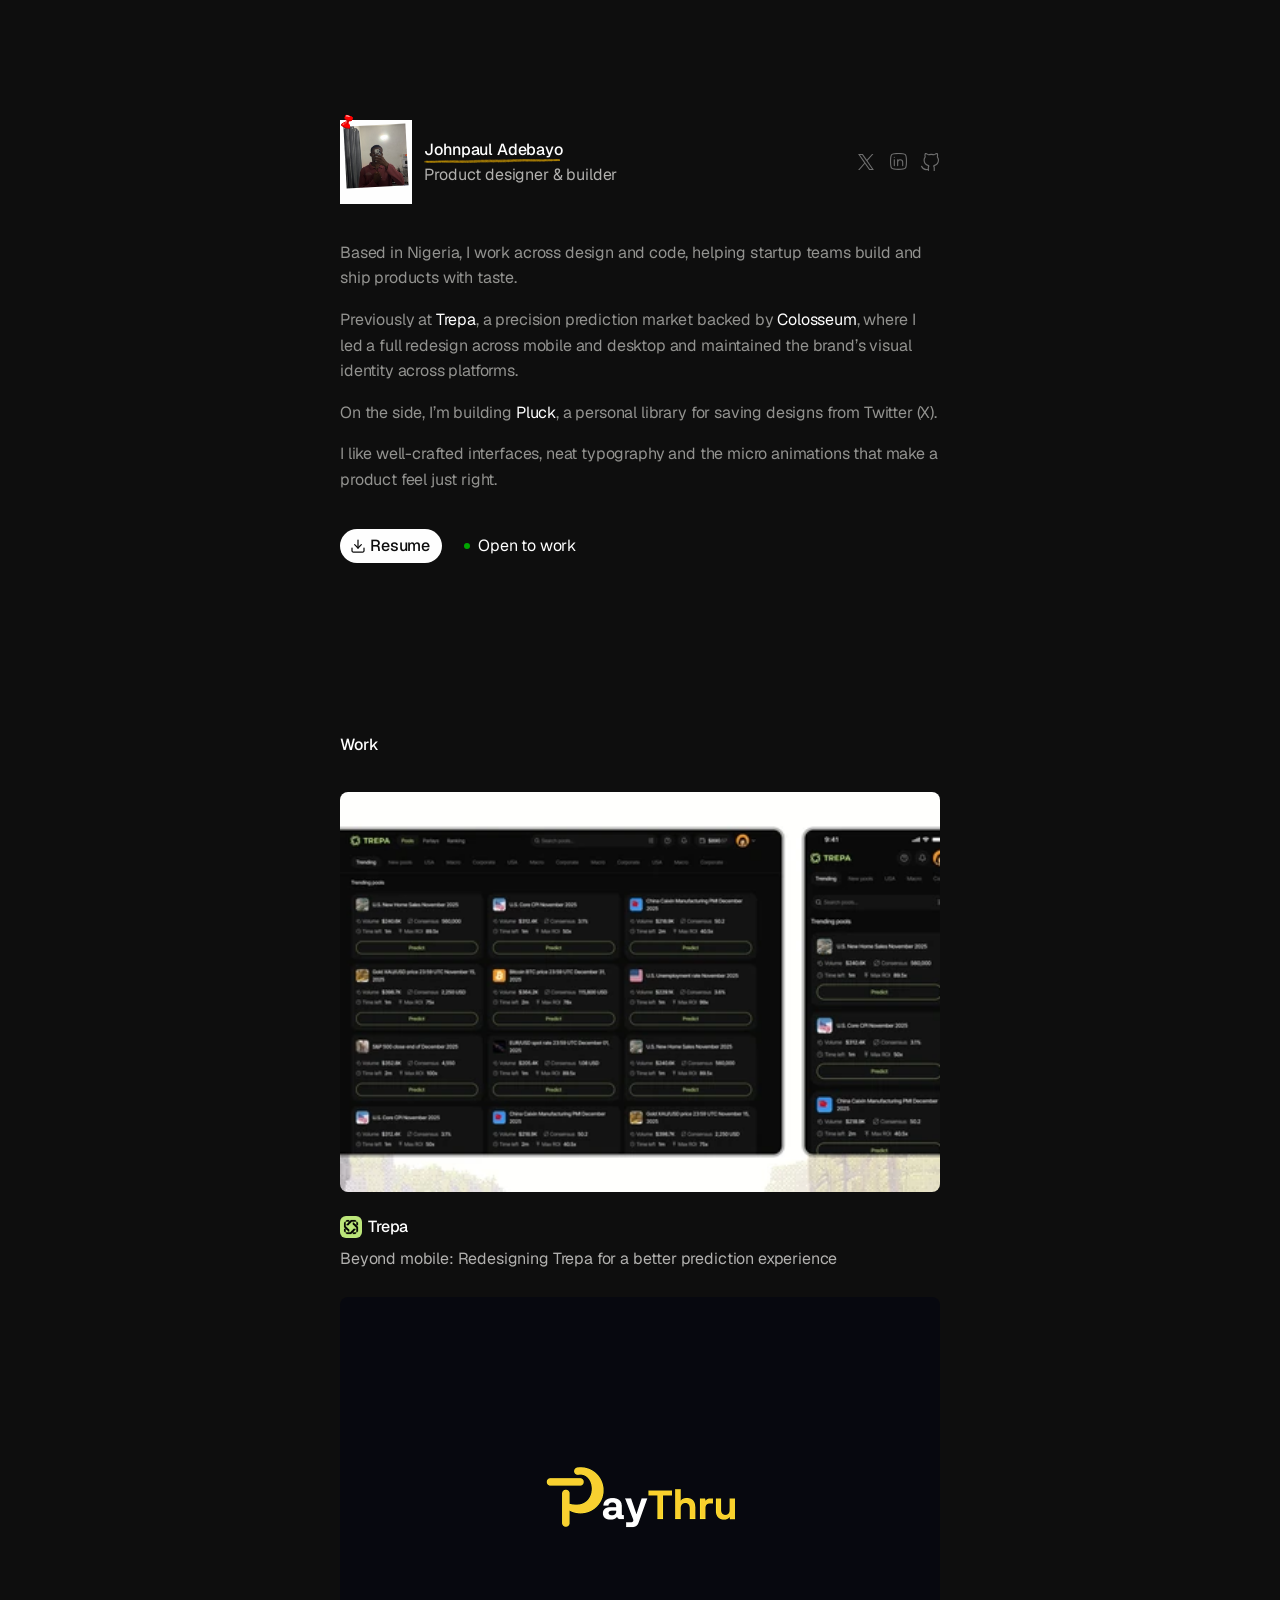
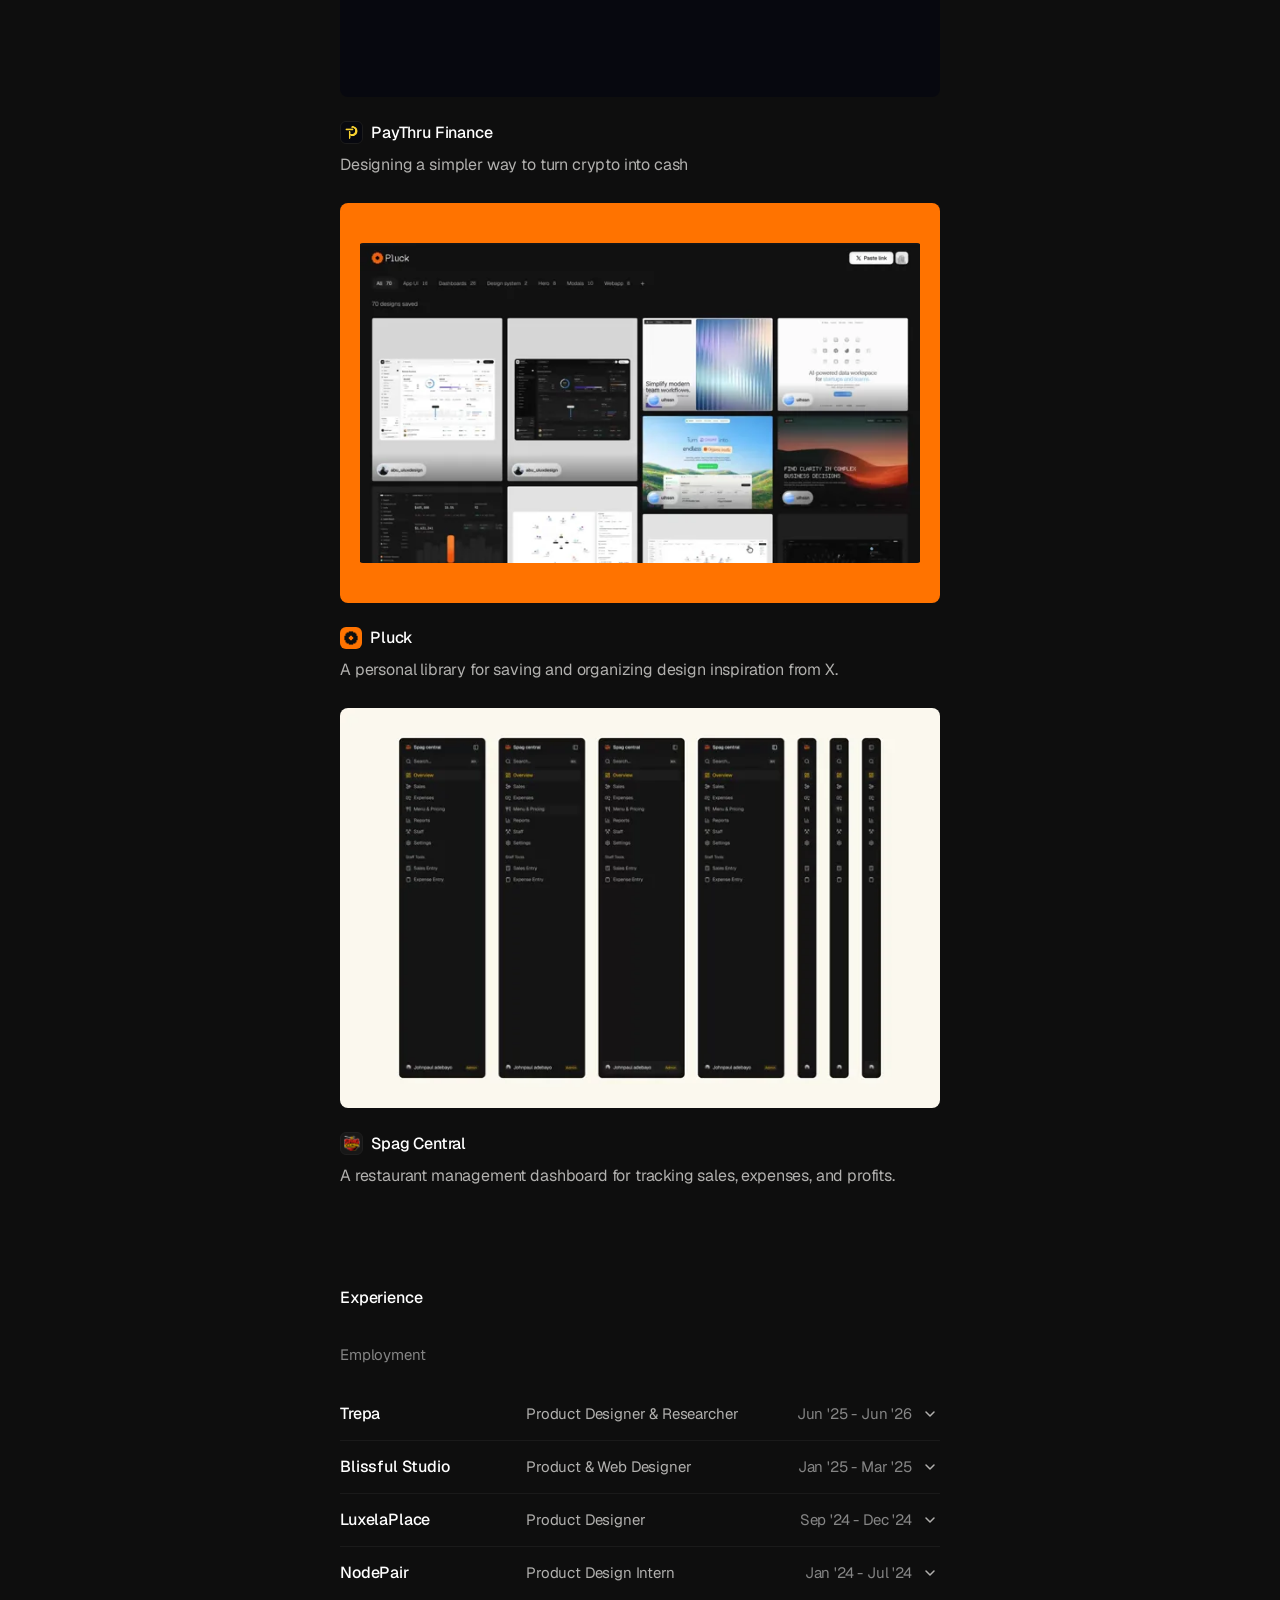
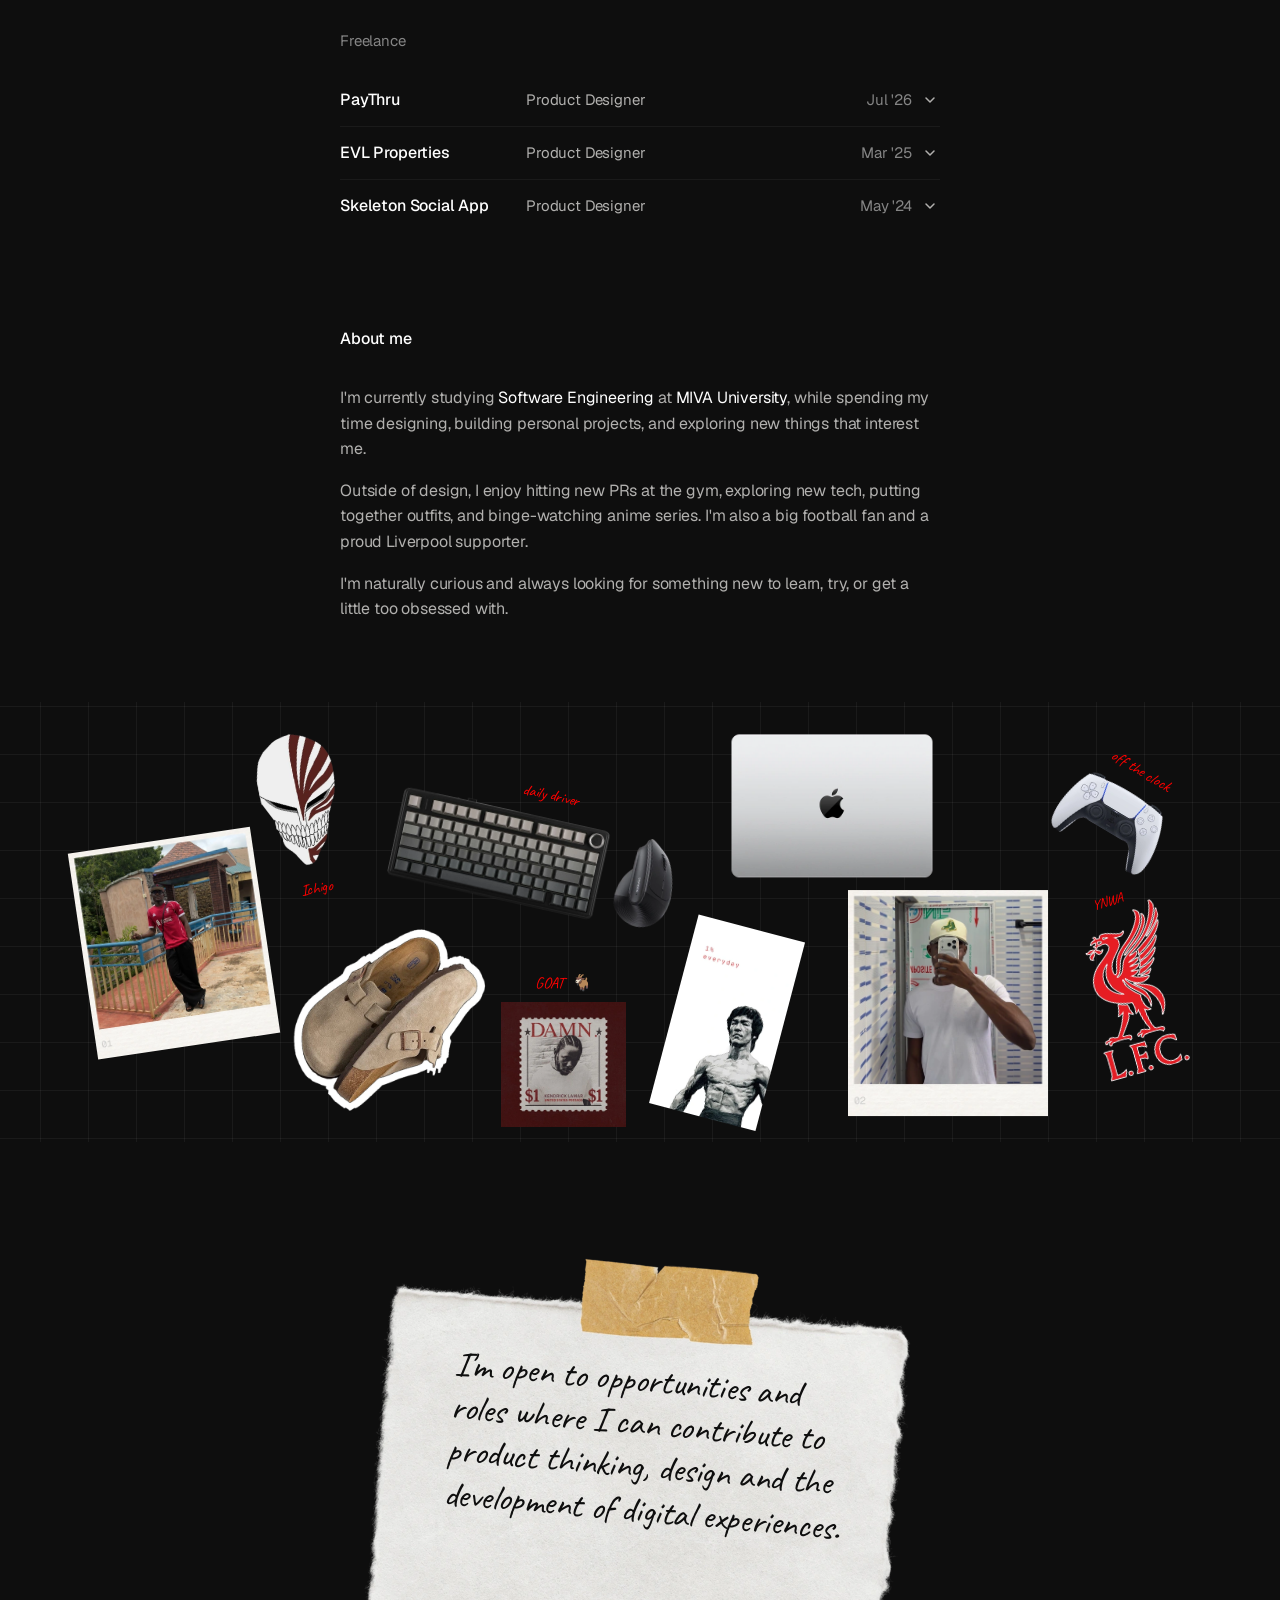
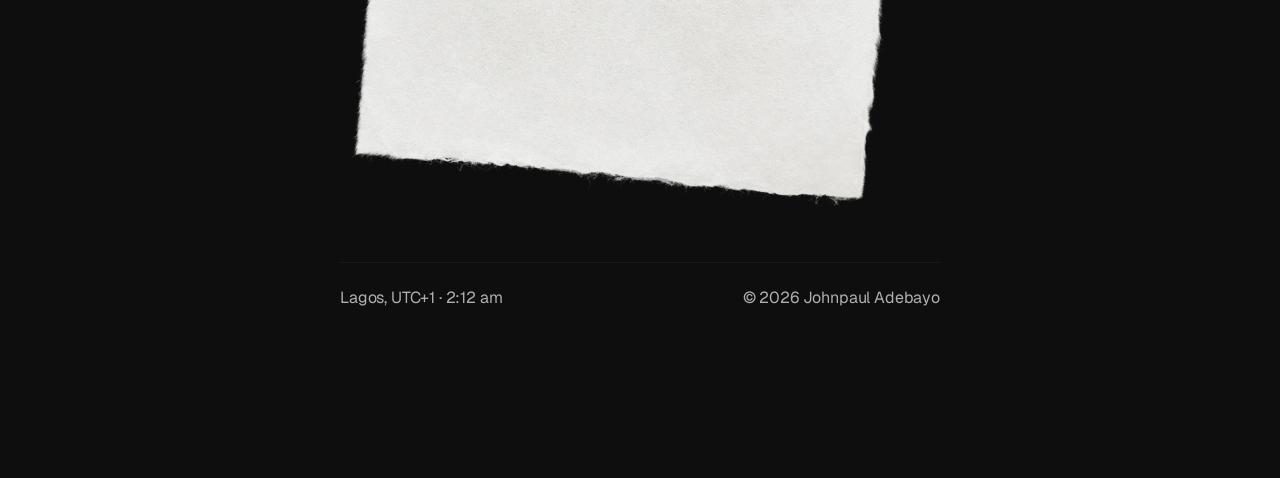
<file: index.html>
<!doctype html>
<html lang="en">
<head>
  <meta charset="UTF-8">
  <meta name="viewport" content="width=device-width, initial-scale=1">
  <meta name="description" content="I design digital products and user experiences that make everyday tasks easier. Explore my work, experience, and approach to design.">
  <title>Johnpaul | Product Designer</title>
  <link rel="canonical" href="https://ayomikun.xyz/">
  <meta property="og:type" content="website">
  <meta property="og:site_name" content="Johnpaul | Product Designer">
  <meta property="og:url" content="https://ayomikun.xyz/">
  <meta property="og:title" content="Johnpaul | Product Designer">
  <meta property="og:description" content="I design digital products and user experiences that make everyday tasks easier. Explore my work, experience, and approach to design.">
  <meta property="og:image" content="https://ayomikun.xyz/assets/images/social/general-preview.jpg">
  <meta property="og:image:type" content="image/jpeg">
  <meta property="og:image:width" content="1200">
  <meta property="og:image:height" content="630">
  <meta property="og:image:alt" content="Johnpaul — product designer portfolio preview">
  <meta name="twitter:card" content="summary_large_image">
  <meta name="twitter:title" content="Johnpaul | Product Designer">
  <meta name="twitter:description" content="I design digital products and user experiences that make everyday tasks easier. Explore my work, experience, and approach to design.">
  <meta name="twitter:image" content="https://ayomikun.xyz/assets/images/social/general-preview.jpg">
  <meta name="twitter:image:alt" content="Johnpaul — product designer portfolio preview">
  <link rel="icon" type="image/png" href="assets/icons/favicon.png">
  <link rel="apple-touch-icon" href="assets/icons/favicon.png">
  <link rel="preload" href="assets/fonts/geist-regular.woff2" as="font" type="font/woff2" crossorigin>
  <link rel="stylesheet" href="assets/css/base.css?v=20261121-20">
  <link rel="stylesheet" href="assets/css/pages/home.css?v=20261121-15">
  <link rel="stylesheet" href="assets/css/pages/about.css?v=20261121-13">
  <link rel="stylesheet" href="assets/css/components/bottom-nav.css?v=20261121-6">
  <script src="assets/vendor/lenis.min.js" defer></script>
  <script type="module" src="assets/js/pages/home.js?v=20261121-21"></script>
</head>
<body>
  <a class="skip-link" href="#main-content">Skip to content</a>
  <main id="main-content" tabindex="-1">
    <section class="hero" aria-labelledby="hero-title">
      <div class="container hero-copy">
        <header class="hero-header">
          <div class="hero-identity">
            <button class="hero-photo appear" type="button" tabindex="-1" aria-label="Switch portrait" aria-pressed="false">
              <span class="hero-photo-flipper" aria-hidden="true">
                <span class="hero-photo-face"><span class="hero-photo-inner"><img src="assets/images/hero-portrait.jpg" width="62" height="62" alt="" decoding="async"></span></span>
                <span class="hero-photo-face hero-photo-back"><span class="hero-photo-inner"><img src="assets/images/profile.webp" width="62" height="62" alt="" decoding="async"></span></span>
              </span>
              <span class="hero-photo-pin" aria-hidden="true"><img src="assets/icons/hero-portrait-pin.svg" alt=""></span>
            </button>
            <div class="hero-name appear" style="--appear-delay: 65ms">
              <h1 id="hero-title"><button class="hero-name-replay" type="button" tabindex="-1" aria-label="Johnpaul Adebayo — replay pencil underline">Johnpaul Adebayo</button></h1>
              <svg class="hero-name-underline" width="136.142" height="4.17855" viewBox="0 0 136.142 4.17855" aria-hidden="true"><defs><mask id="name-pencil-mask" maskUnits="userSpaceOnUse" x="0" y="0" width="136.142" height="4.17855"><path class="name-pencil-path" d="M-1 2.1L137 2.1" pathLength="1" fill="none" stroke="white" stroke-width="8" stroke-dasharray="1"/></mask></defs><image href="assets/icons/hero-name-underline.svg" width="136.142" height="4.17855" mask="url(#name-pencil-mask)"/></svg>
              <p>Product designer &amp; builder</p>
            </div>
          </div>
          <nav class="hero-socials appear" aria-label="Social profiles" style="--appear-delay: 130ms">
            <a href="https://x.com/Ayo_Design" target="_blank" rel="noopener noreferrer" aria-label="Johnpaul on X (opens in a new tab)"><img src="assets/icons/hero-x.svg" alt=""></a>
            <a class="hero-linkedin" href="https://www.linkedin.com/in/johnpauladebayo/" target="_blank" rel="noopener noreferrer" aria-label="Johnpaul on LinkedIn (opens in a new tab)"><img src="assets/icons/hero-linkedin.svg" alt=""></a>
            <a href="https://github.com/ay0mikun" target="_blank" rel="noopener noreferrer" aria-label="Johnpaul on GitHub (opens in a new tab)"><img src="assets/icons/hero-github.svg" alt=""></a>
          </nav>
        </header>
        <div class="bio">
          <p class="appear" style="--appear-delay: 130ms">Based in Nigeria, I work across design and code, helping startup teams build and ship products with taste.</p>
          <p class="appear" style="--appear-delay: 195ms">Previously at <a href="https://x.com/trepa_io" target="_blank" rel="noopener noreferrer"><span class="link-label">Trepa</span></a>, a precision prediction market backed by <a href="https://colosseum.com/" target="_blank" rel="noopener noreferrer"><span class="link-label">Colosseum</span></a>, where I led a full redesign across mobile and desktop and maintained the brand’s visual identity across platforms.</p>
          <p class="appear" style="--appear-delay: 260ms">On the side, I’m building <a href="https://pluck-app-three.vercel.app/" target="_blank" rel="noopener noreferrer"><span class="link-label">Pluck</span></a>, a personal library for saving designs from Twitter (X).</p>
          <p class="appear" style="--appear-delay: 325ms">I like well-crafted interfaces, neat typography and the micro animations that make a product feel just right.</p>
        </div>
        <div class="hero-actions appear" style="--appear-delay: 390ms">
          <a class="resume-button" href="https://drive.google.com/file/d/1aAd5R4C7v3J3VwL5frNz7BCr2YNsZg_4/view?usp=sharing" target="_blank" rel="noopener noreferrer"><svg class="download-icon" width="16" height="16" viewBox="0 0 16 16" fill="none" stroke="currentColor" stroke-width="1.25" stroke-linecap="round" stroke-linejoin="round" aria-hidden="true"><path d="M14 10V12.6667C14 13.0203 13.8595 13.3594 13.6095 13.6095C13.3594 13.8595 13.0203 14 12.6667 14H3.33333C2.97971 14 2.64057 13.8595 2.39052 13.6095C2.14048 13.3594 2 13.0203 2 12.6667V10"/><g class="download-arrow"><path d="M8 10V2"/><path d="M4.66667 6.66667L8 10L11.3333 6.66667"/></g></svg>Resume</a>
          <span class="availability"><span class="status-dot" aria-hidden="true"></span>Open to work</span>
        </div>
      </div>
    </section>
    <section class="works section" aria-labelledby="works-title"><div class="container section-content">
      <h2 id="works-title" class="appear" style="--appear-delay: 390ms">Work</h2>
      <div class="projects">
        <article class="project-featured appear" style="--appear-delay: 455ms"><a class="project project-link" href="trepa-case-study/" aria-label="Trepa case study"><div class="project-visual project-placeholder" aria-hidden="true"><video class="project-video" src="assets/videos/trepa-showreel.mp4" poster="assets/images/projects/trepa-550.webp" width="1200" height="800" muted loop playsinline preload="none" tabindex="-1"></video></div><div class="project-caption"><div class="project-identity"><img class="project-icon" src="assets/images/projects/trepa-icon.webp" width="22" height="22" alt="" loading="lazy" decoding="async"><h3>Trepa</h3></div><p>Beyond mobile: Redesigning Trepa for a better prediction experience</p></div></a></article>
        <article class="project project-pending appear" style="--appear-delay: 455ms" data-pending-project><div class="project-visual project-placeholder" aria-hidden="true"><img class="project-preview" src="assets/images/projects/paythru-preview.png" width="1200" height="800" alt="" loading="lazy" decoding="async"><div class="coming-soon-overlay"><span class="coming-soon-tag"><img src="assets/icons/coming-soon.svg" width="16" height="16" alt="">coming soon</span></div></div><div class="project-caption"><div class="project-identity"><img class="project-icon project-icon-bordered" src="assets/images/projects/paythru-icon.webp" width="22" height="22" alt="" loading="lazy" decoding="async"><h3>PayThru Finance</h3></div><p>Designing a simpler way to turn crypto into cash</p></div><button class="project-pending-trigger" type="button" aria-label="PayThru Finance case study — coming soon"></button><span class="sr-only" role="status" data-pending-status></span></article>
        <article class="project project-pending appear" style="--appear-delay: 455ms" data-pending-project><div class="project-visual project-placeholder project-visual-pluck" aria-hidden="true"><video class="project-video" src="assets/videos/pluck-demo.mp4?v=20261121-11" poster="assets/images/projects/pluck-poster.webp" width="1280" height="730" muted loop playsinline preload="none" tabindex="-1"></video><div class="coming-soon-overlay"><span class="coming-soon-tag"><img src="assets/icons/coming-soon.svg" width="16" height="16" alt="">coming soon</span></div></div><div class="project-caption"><div class="project-identity"><img class="project-icon" src="assets/images/projects/pluck-icon.png" width="22" height="22" alt="" loading="lazy" decoding="async"><h3>Pluck</h3></div><p>A personal library for saving and organizing design inspiration from X.</p></div><button class="project-pending-trigger" type="button" aria-label="Pluck case study — coming soon"></button><span class="sr-only" role="status" data-pending-status></span></article>
        <article class="project project-pending appear" style="--appear-delay: 455ms" data-pending-project><div class="project-visual project-placeholder" aria-hidden="true"><video class="project-video" src="assets/videos/spag-central-preview.mp4" poster="assets/images/projects/spag-central-poster.webp" width="1800" height="1200" muted loop playsinline preload="none" tabindex="-1"></video><div class="coming-soon-overlay"><span class="coming-soon-tag"><img src="assets/icons/coming-soon.svg" width="16" height="16" alt="">coming soon</span></div></div><div class="project-caption"><div class="project-identity"><span class="project-icon project-icon-spag"><span><img src="assets/images/projects/spag-central-icon.png" width="23" height="23" alt="" loading="lazy" decoding="async"></span></span><h3>Spag Central</h3></div><p>A restaurant management dashboard for tracking sales, expenses, and profits.</p></div><button class="project-pending-trigger" type="button" aria-label="Spag Central case study — coming soon"></button><span class="sr-only" role="status" data-pending-status></span></article>
      </div>
    </div></section>
    <section class="experience section" aria-labelledby="experience-title"><div class="container section-content">
      <h2 id="experience-title">Experience</h2>
      <div class="experience-group"><h3 class="group-title">Employment</h3><div class="jobs" id="employment"><article class="dropdown" data-dropdown>
          <button class="dropdown-trigger" id="trepa-trigger" type="button" aria-expanded="false" aria-controls="trepa-description"><span class="job-title"><span class="job-company">Trepa</span><span class="job-role">Product Designer &amp; Researcher</span></span><span class="job-time"><span class="job-date">Jun '25 - Jun '26</span><span class="dropdown-icon"><img src="assets/icons/chevron.svg" width="16" height="16" alt=""></span></span></button>
          <div class="dropdown-panel" id="trepa-description" inert><div class="dropdown-panel-inner"><div class="work-description"><p>Worked across freelance and full-time roles to shape Trepa’s prediction market product, from redesigning its landing page and creating brand assets to leading the end-to-end redesign of its web app.</p><p>Conducted competitor research, designed engagement features and core user flows, created interactive prototypes, and collaborated with developers through implementation and beta testing.</p></div></div></div>
        </article>
<article class="dropdown" data-dropdown>
          <button class="dropdown-trigger" id="blissful-trigger" type="button" aria-expanded="false" aria-controls="blissful-description"><span class="job-title"><span class="job-company">Blissful Studio</span><span class="job-role">Product &amp; Web Designer</span></span><span class="job-time"><span class="job-date">Jan '25 - Mar '25</span><span class="dropdown-icon"><img src="assets/icons/chevron.svg" width="16" height="16" alt=""></span></span></button>
          <div class="dropdown-panel" id="blissful-description" inert><div class="dropdown-panel-inner"><div class="work-description"><p>Worked with designers on a range of digital projects, including landing pages, website designs, and product interfaces, contributing to visual design and user experience across different projects.</p></div></div></div>
        </article>
<article class="dropdown" data-dropdown>
          <button class="dropdown-trigger" id="luxela-trigger" type="button" aria-expanded="false" aria-controls="luxela-description"><span class="job-title"><span class="job-company">LuxelaPlace</span><span class="job-role">Product Designer</span></span><span class="job-time"><span class="job-date">Sep '24 - Dec '24</span><span class="dropdown-icon"><img src="assets/icons/chevron.svg" width="16" height="16" alt=""></span></span></button>
          <div class="dropdown-panel" id="luxela-description" inert><div class="dropdown-panel-inner"><div class="work-description"><p>Designed the landing page, user-facing application, and admin dashboard during the Solana Radar Hackathon.</p><p>Worked with developers to ensure the implemented interactions and prototypes aligned with the intended user experience.</p></div></div></div>
        </article>
<article class="dropdown" data-dropdown>
          <button class="dropdown-trigger" id="nodepair-trigger" type="button" aria-expanded="false" aria-controls="nodepair-description"><span class="job-title"><span class="job-company">NodePair</span><span class="job-role">Product Design Intern</span></span><span class="job-time"><span class="job-date">Jan '24 - Jul '24</span><span class="dropdown-icon"><img src="assets/icons/chevron.svg" width="16" height="16" alt=""></span></span></button>
          <div class="dropdown-panel" id="nodepair-description" inert><div class="dropdown-panel-inner"><div class="work-description"><p>Researched the remote-work market and competitors to identify design opportunities for a Web3-based remote job platform exploring simpler payments between clients and freelancers.</p><p>Contributed to the platform’s visual direction and designed its interfaces under the supervision of a senior designer.</p></div></div></div>
        </article></div></div>
      <div class="experience-group"><h3 class="group-title">Freelance</h3><div class="jobs" id="freelance"><article class="dropdown" data-dropdown>
          <button class="dropdown-trigger" id="paythru-trigger" type="button" aria-expanded="false" aria-controls="paythru-description"><span class="job-title"><span class="job-company">PayThru</span><span class="job-role">Product Designer</span></span><span class="job-time"><span class="job-date">Jul '26</span><span class="dropdown-icon"><img src="assets/icons/chevron.svg" width="16" height="16" alt=""></span></span></button>
          <div class="dropdown-panel" id="paythru-description" inert><div class="dropdown-panel-inner"><div class="work-description"><p>Designed a crypto off-ramp app concept that enables users to convert cryptocurrency into fiat for instant merchant payments.</p><p>Owned the end-to-end design process, including user flows, information architecture, high-fidelity UI, and interactive prototyping, presenting the final designs to stakeholders for feedback and approval.</p></div></div></div>
        </article>
<article class="dropdown" data-dropdown>
          <button class="dropdown-trigger" id="evl-trigger" type="button" aria-expanded="false" aria-controls="evl-description"><span class="job-title"><span class="job-company">EVL Properties</span><span class="job-role">Product Designer</span></span><span class="job-time"><span class="job-date">Mar '25</span><span class="dropdown-icon"><img src="assets/icons/chevron.svg" width="16" height="16" alt=""></span></span></button>
          <div class="dropdown-panel" id="evl-description" inert><div class="dropdown-panel-inner"><div class="work-description"><p>Independently designed EVL Properties’ digital platform, including the landing page, property listings, and user-facing web app.</p><p>Design of the admin dashboard and property management interfaces, ensuring a consistent user experience across the platform’s public-facing and administrative areas.</p></div></div></div>
        </article>
<article class="dropdown" data-dropdown>
          <button class="dropdown-trigger" id="skeleton-trigger" type="button" aria-expanded="false" aria-controls="skeleton-description"><span class="job-title"><span class="job-company">Skeleton Social App</span><span class="job-role">Product Designer</span></span><span class="job-time"><span class="job-date">May '24</span><span class="dropdown-icon"><img src="assets/icons/chevron.svg" width="16" height="16" alt=""></span></span></button>
          <div class="dropdown-panel" id="skeleton-description" inert><div class="dropdown-panel-inner"><div class="work-description"><p>Designed the complete mobile app experience, including all screens, user flows, and custom UI elements.</p><p>Also designed the landing page and Google Play Store screenshots, contributing to the product’s visual identity and launch materials.</p><p>The app went on to achieve over 2,000 downloads.</p></div></div></div>
        </article></div></div>
    </div></section>
    <section class="about-section" aria-labelledby="about-title">
      <div class="about-copy">
        <h2 id="about-title">About me</h2>
        <div class="about-prose">
          <p>I'm currently studying <span class="bright">Software Engineering</span> at <span class="bright">MIVA University</span>, while spending my time designing, building personal projects, and exploring new things that interest me.</p>
          <p>Outside of design, I enjoy hitting new PRs at the gym, exploring new tech, putting together outfits, and binge-watching anime series. I'm also a big football fan and a proud Liverpool supporter.</p>
          <p>I'm naturally curious and always looking for something new to learn, try, or get a little too obsessed with.</p>
        </div>
      </div>
      <div class="about-collage" aria-hidden="true">
        <div class="collage-board">
          <figure class="collage-item collage-macbook"><img src="assets/images/about/macbook.webp" width="480" height="342" alt="" loading="lazy" decoding="async" draggable="false"></figure>
          <figure class="collage-item collage-sandals"><img src="assets/images/about/birkenstock.webp" width="512" height="486" alt="" loading="lazy" decoding="async" draggable="false"></figure>
          <figure class="collage-item collage-portrait-mirror"><img src="assets/images/about/portrait-mirror.webp" width="425" height="480" alt="" loading="lazy" decoding="async" draggable="false"></figure>
          <figure class="collage-item collage-portrait-outdoors"><img src="assets/images/about/portrait-outdoors.webp" width="425" height="480" alt="" loading="lazy" decoding="async" draggable="false"></figure>
          <figure class="collage-item collage-bruce-lee"><img src="assets/images/about/bruce-lee.webp" width="259" height="460" alt="" loading="lazy" decoding="async" draggable="false"></figure>
          <figure class="collage-item collage-liverpool"><figcaption>YNWA</figcaption><img src="assets/images/about/liverpool.webp" width="219" height="400" alt="" loading="lazy" decoding="async" draggable="false"></figure>
          <figure class="collage-item collage-gear"><figcaption>daily driver</figcaption><span class="collage-gear-row"><span class="collage-crop"><img src="assets/images/about/keyboard.webp" alt="" loading="lazy" decoding="async" draggable="false"></span><img src="assets/images/about/mouse.webp" width="194" height="240" alt="" loading="lazy" decoding="async" draggable="false"></span></figure>
          <figure class="collage-item collage-controller"><figcaption>off the clock</figcaption><span class="collage-crop"><img src="assets/images/about/controller.webp" alt="" loading="lazy" decoding="async" draggable="false"></span></figure>
          <figure class="collage-item collage-damn-album"><figcaption>GOAT  🐐</figcaption><img src="assets/images/about/damn-album.webp" width="320" height="320" alt="" loading="lazy" decoding="async" draggable="false"></figure>
          <figure class="collage-item collage-ichigo"><span class="collage-crop"><img src="assets/images/about/ichigo.webp" alt="" loading="lazy" decoding="async" draggable="false"></span><figcaption>Ichigo</figcaption></figure>
        </div>
      </div>
    </section>
  </main>
  <portfolio-footer>
  <footer class="site-footer" id="site-footer">
    <div class="footer-note">
      <span class="footer-paper-frame" aria-hidden="true"><img class="footer-paper" src="assets/images/footer-paper-textured.webp" width="913" height="910" alt="" loading="lazy" decoding="async"></span>
      <div class="footer-note-content">
        <p class="footer-note-copy">I'm open to opportunities and roles where I can contribute to product thinking, design and the development of digital experiences.</p>
        <animated-signature class="footer-signature" ink="dark" manual></animated-signature>
      </div>
    </div>
    <div class="footer-bottom">
      <img class="footer-divider" src="assets/icons/footer-divider-paper.svg" width="600" height="1" alt="" loading="lazy" decoding="async">
      <div class="container footer-credits"><p>Lagos, UTC+1 · <time data-lagos-clock>local time</time></p><p>© 2026 Johnpaul Adebayo</p></div>
    </div>
  </footer>
  </portfolio-footer>
  <nav class="bottom-nav" aria-label="Quick navigation" inert>
    <div class="bottom-nav-actions">
      <a class="bottom-nav-resume" data-tooltip="View resume" href="https://drive.google.com/file/d/1aAd5R4C7v3J3VwL5frNz7BCr2YNsZg_4/view?usp=sharing" target="_blank" rel="noopener noreferrer" aria-label="Resume (opens in a new tab)"><svg class="download-icon" width="16" height="16" viewBox="0 0 16 16" fill="none" stroke="currentColor" stroke-width="1.25" stroke-linecap="round" stroke-linejoin="round" aria-hidden="true"><path d="M14 10V12.6667C14 13.0203 13.8595 13.3594 13.6095 13.6095C13.3594 13.8595 13.0203 14 12.6667 14H3.33333C2.97971 14 2.64057 13.8595 2.39052 13.6095C2.14048 13.3594 2 13.0203 2 12.6667V10"/><g class="download-arrow"><path d="M8 10V2"/><path d="M4.66667 6.66667L8 10L11.3333 6.66667"/></g></svg>Resume</a>
      <button type="button" data-tooltip="Copy email address" data-copy-email><svg class="copy-icon" width="16" height="16" viewBox="0 0 16 16" fill="none" stroke="currentColor" stroke-width="1.25" stroke-linecap="round" stroke-linejoin="round" aria-hidden="true"><path class="copy-icon-back" d="M2.667 10.667C1.933 10.667 1.333 10.067 1.333 9.333V2.667C1.333 1.933 1.933 1.333 2.667 1.333H9.333C10.067 1.333 10.667 1.933 10.667 2.667"/><polyline points="5.333,5.333 14.667,5.333 14.667,14.667 5.333,14.667 5.333,5.333"><animate attributeName="points" dur="0.3s" fill="freeze" begin="indefinite" calcMode="spline" keyTimes="0;1" keySplines=".22 1 .36 1"/></polyline></svg><span data-copy-label>Copy mail</span></button>
      <button type="button" aria-disabled="true" aria-label="Gallery (coming soon)" data-tooltip="Gallery coming soon"><img src="assets/icons/nav-gallery.svg" width="16" height="16" alt="">Gallery</button>
    </div>
    <span class="bottom-nav-divider" aria-hidden="true"></span>
    <div class="bottom-nav-socials">
      <a href="https://x.com/Ayo_Design" target="_blank" rel="noopener noreferrer" data-tooltip="X / Twitter" aria-label="Johnpaul on X (opens in a new tab)"><img src="assets/icons/hero-x.svg" width="16" height="16" alt=""></a>
      <a class="bottom-nav-linkedin" href="https://www.linkedin.com/in/johnpauladebayo/" target="_blank" rel="noopener noreferrer" data-tooltip="LinkedIn" aria-label="Johnpaul on LinkedIn (opens in a new tab)"><img src="assets/icons/hero-linkedin.svg" alt=""></a>
      <a class="bottom-nav-github" href="https://github.com/ay0mikun" target="_blank" rel="noopener noreferrer" data-tooltip="GitHub" aria-label="Johnpaul on GitHub (opens in a new tab)"><img src="assets/icons/hero-github.svg" alt=""></a>
    </div>
  </nav>
  <p class="sr-only" role="status" data-nav-status></p>
</body>
</html>
</file>
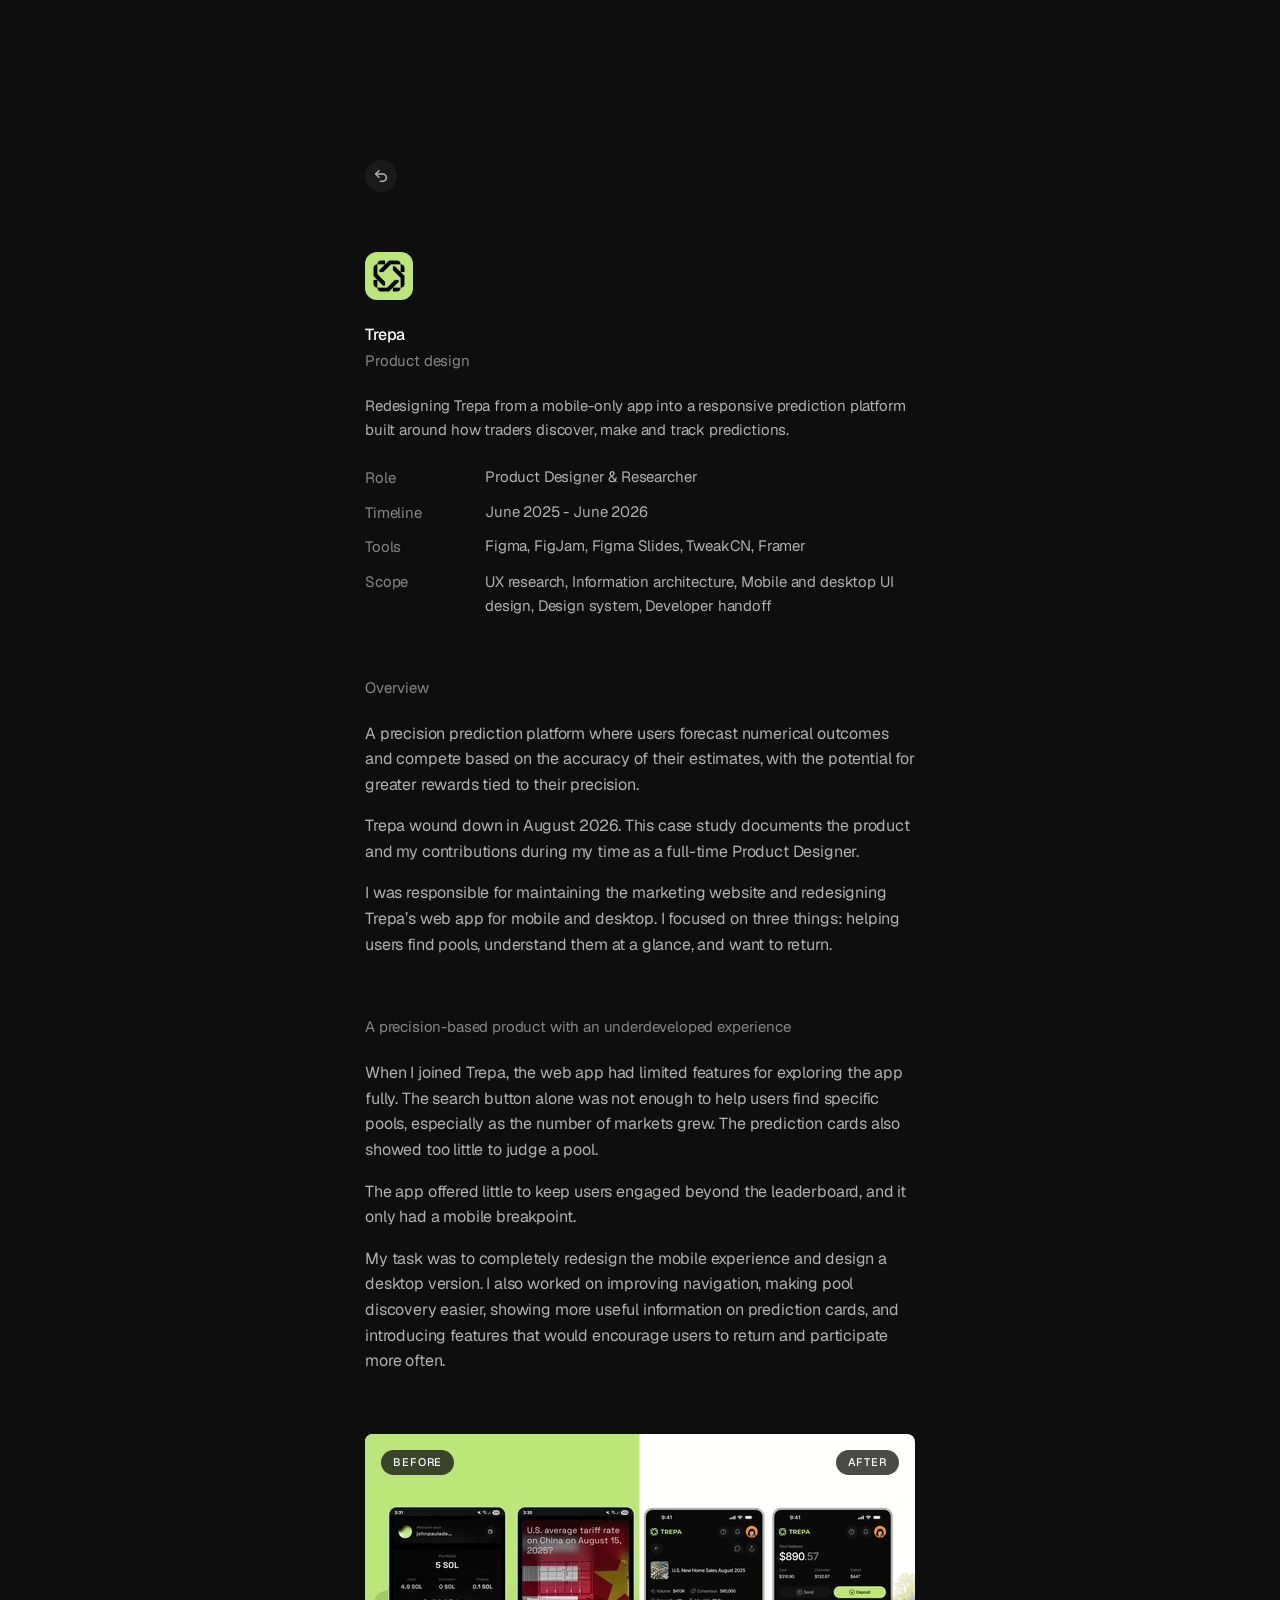
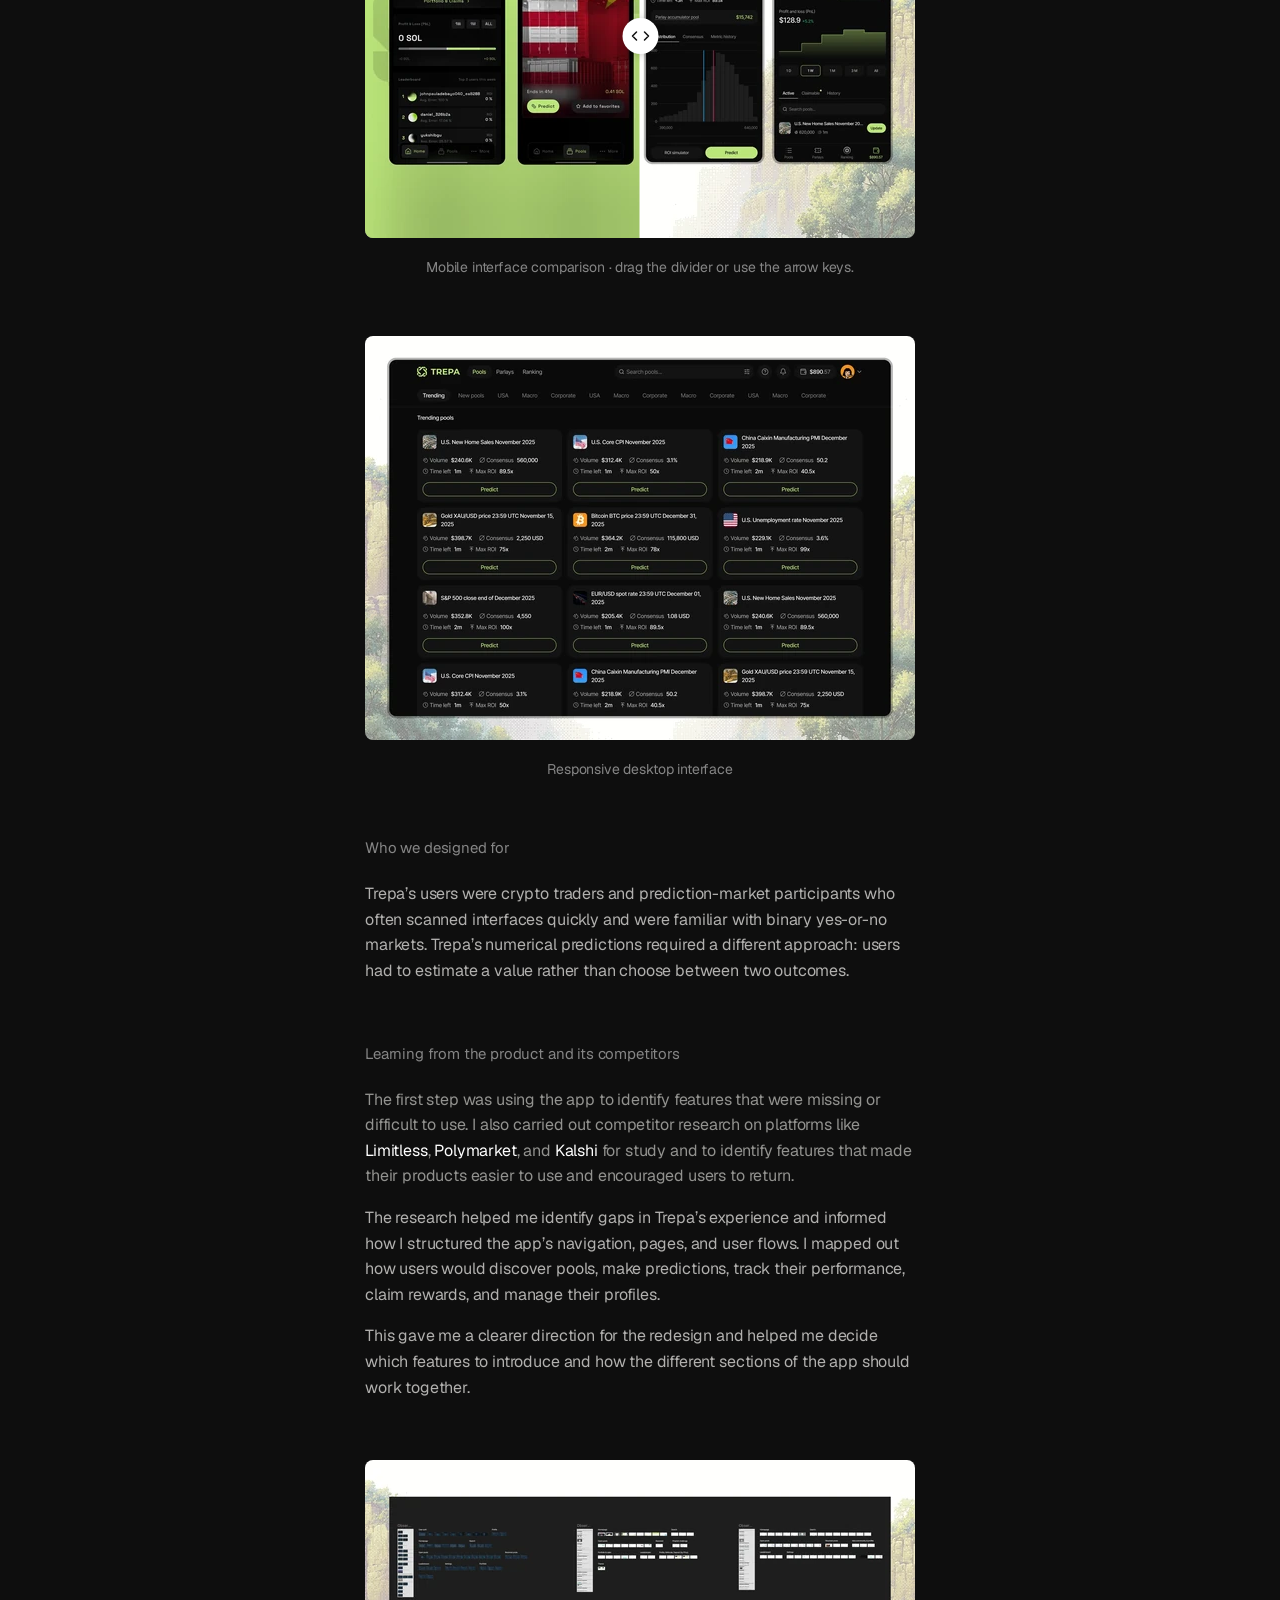
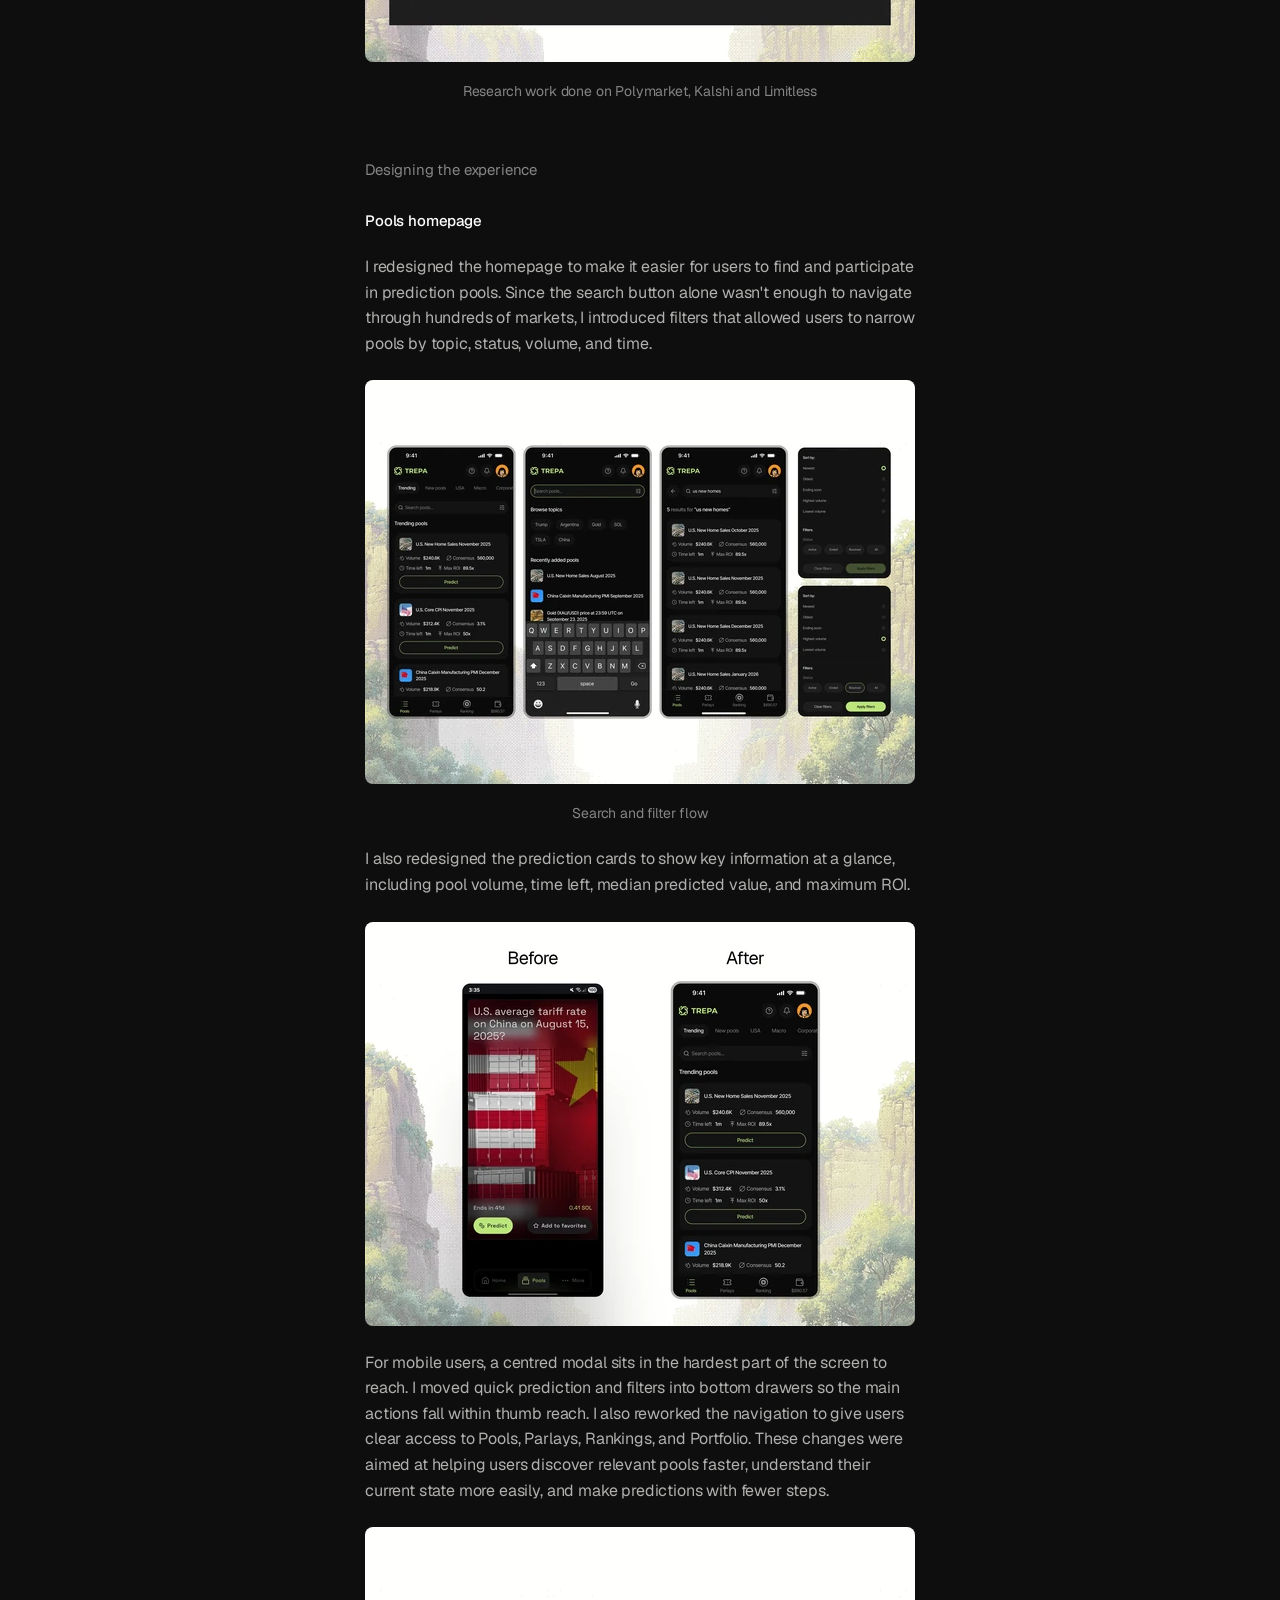
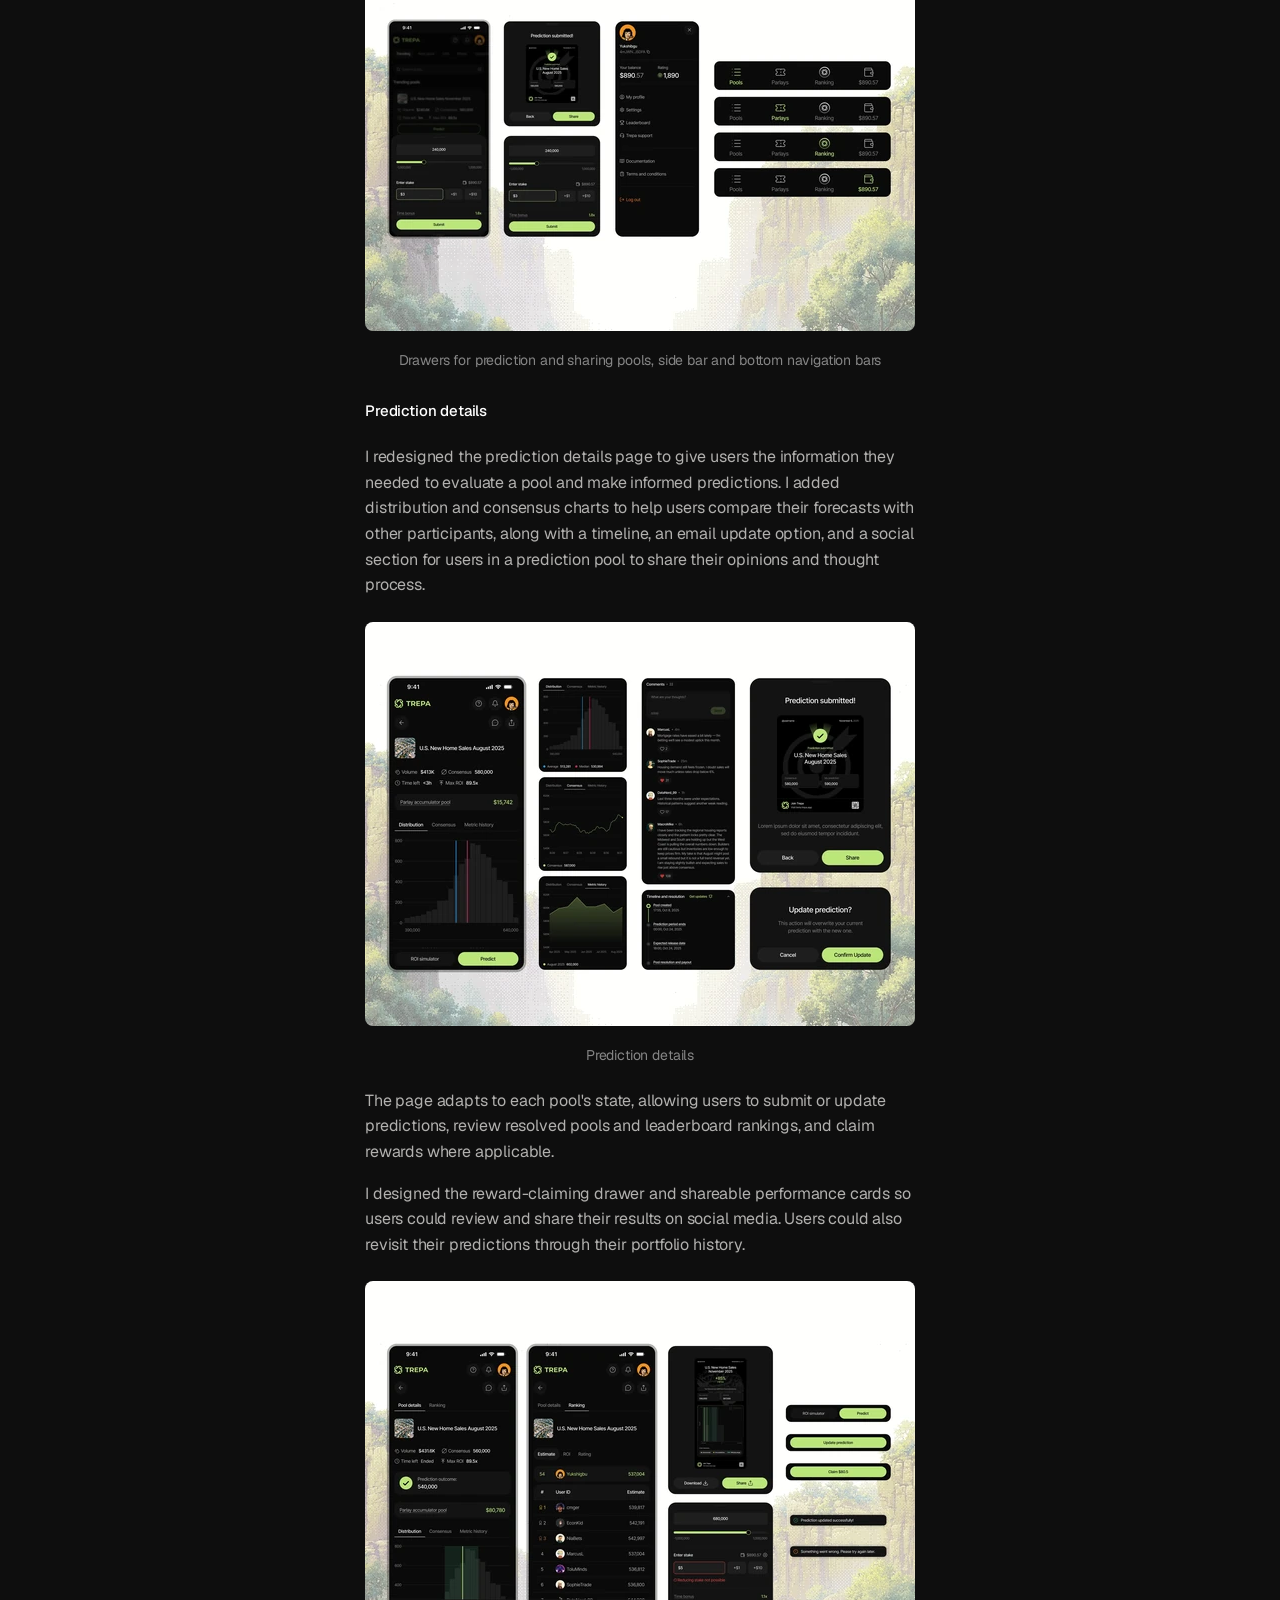
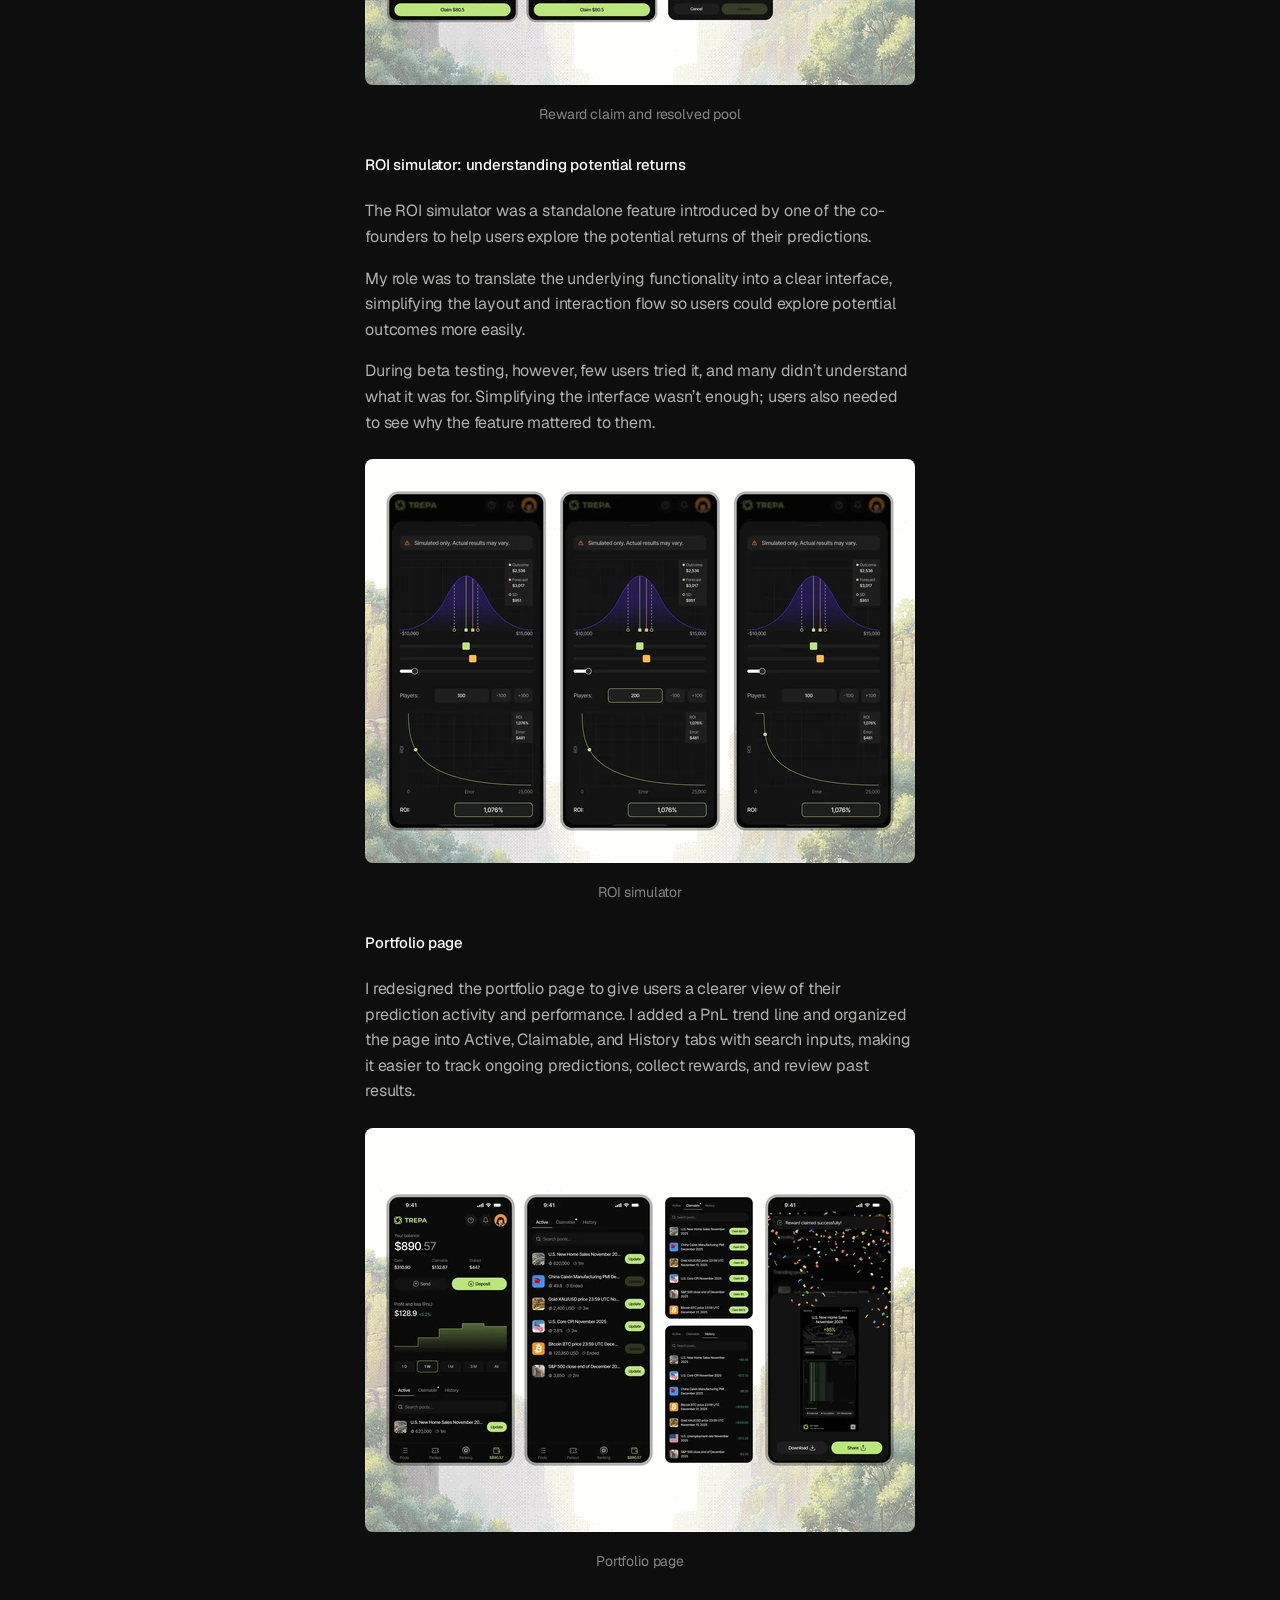
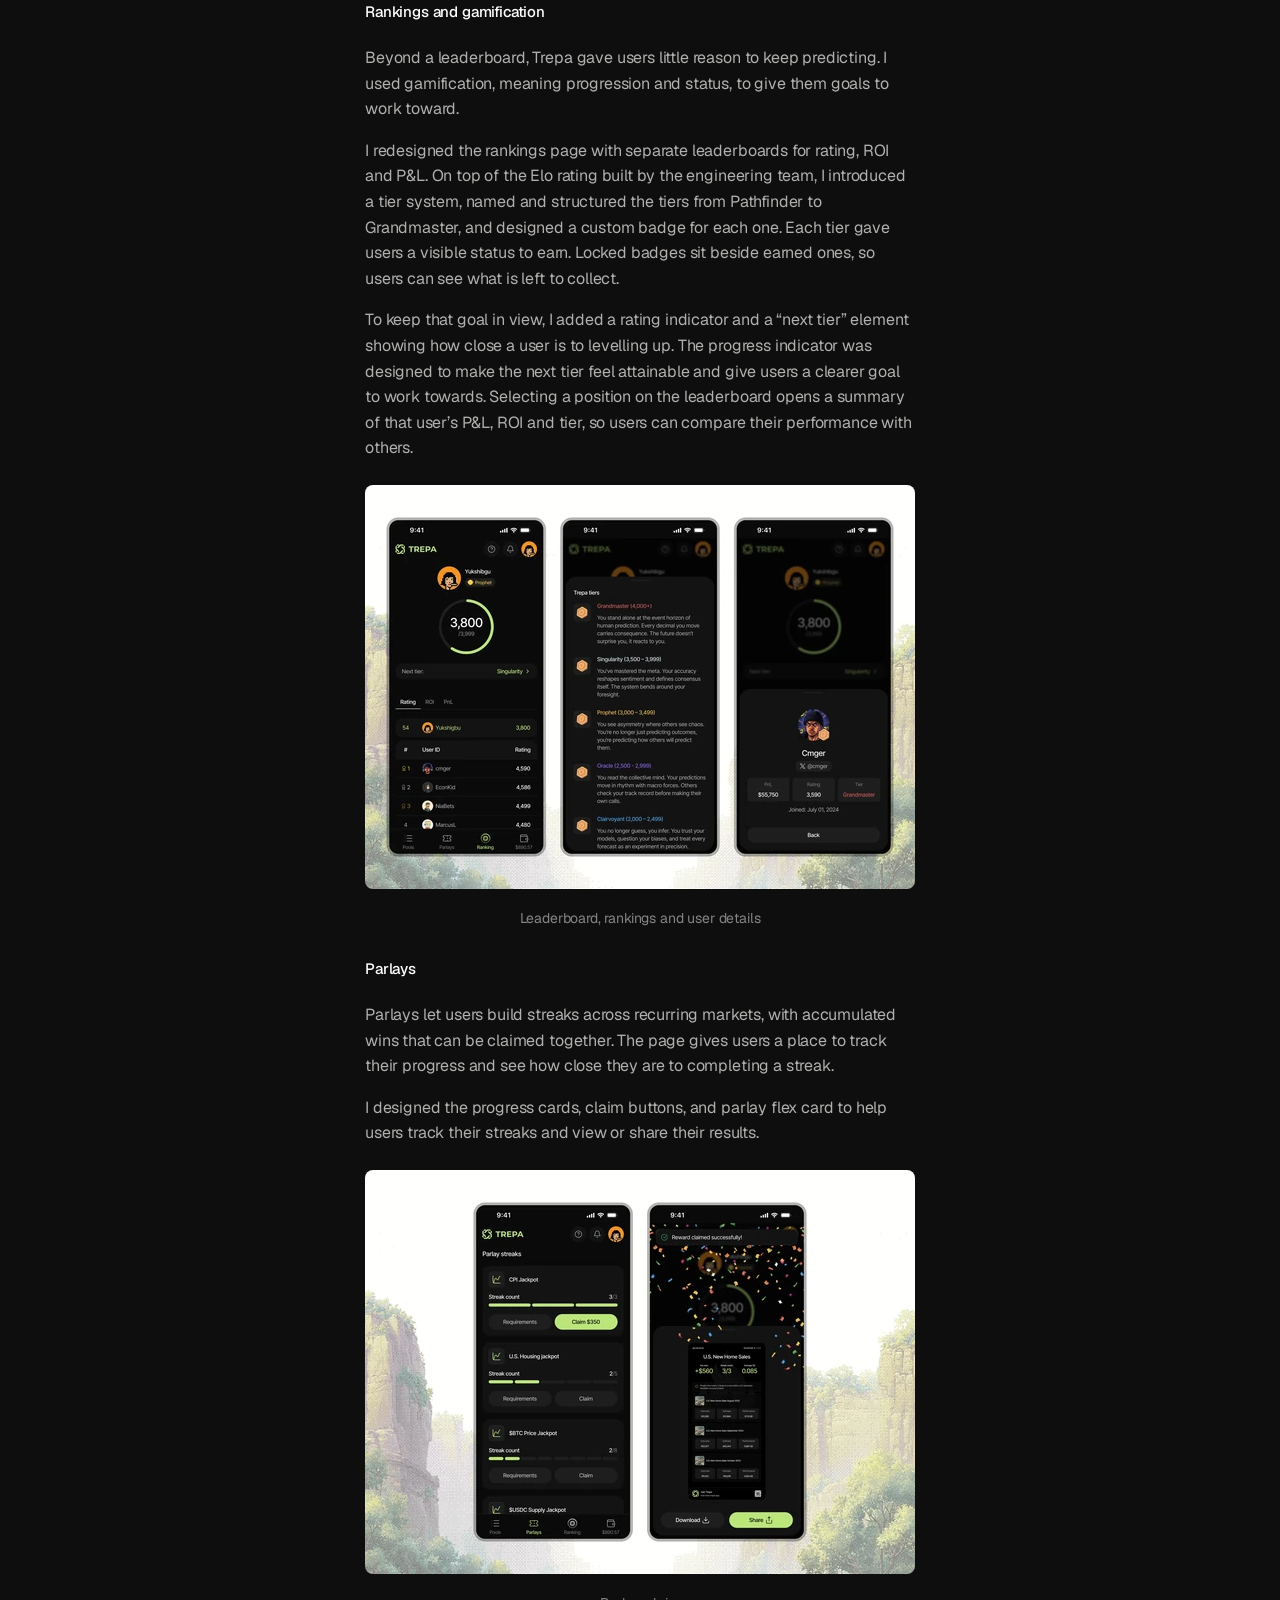
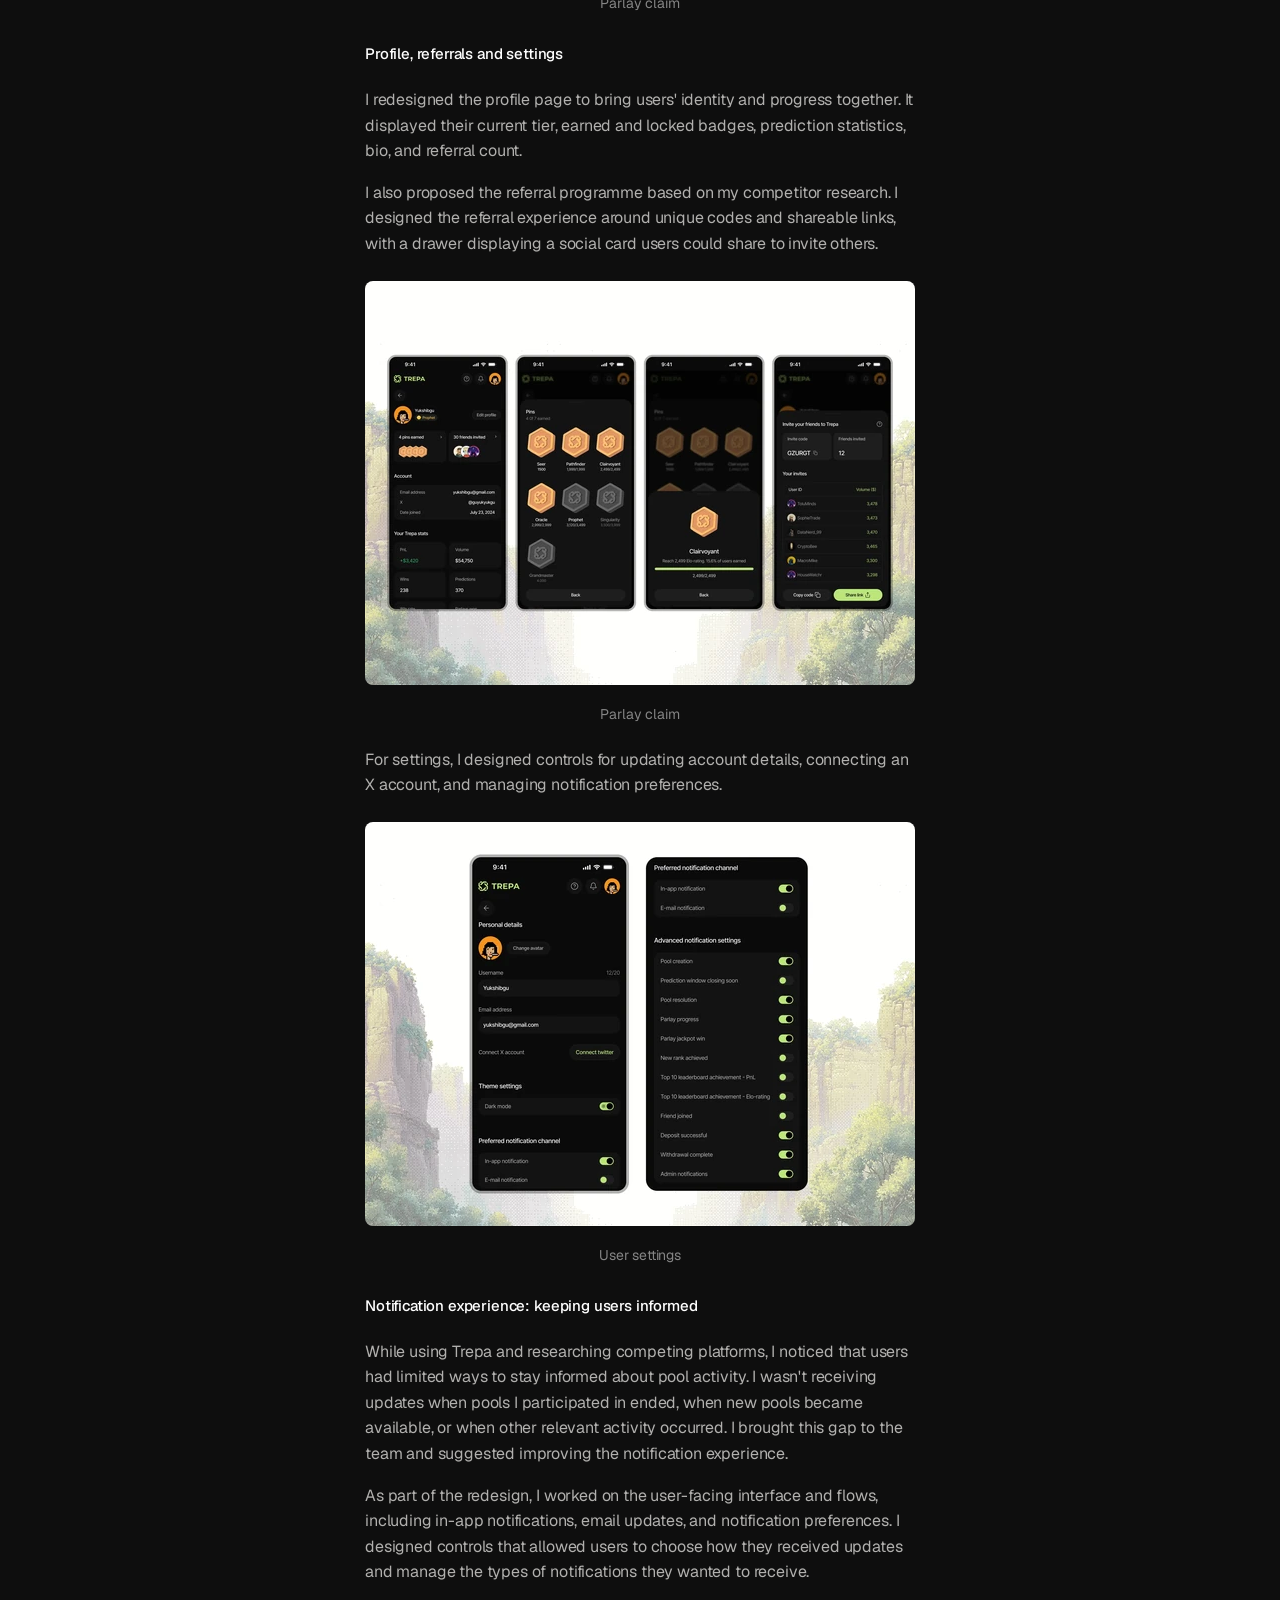
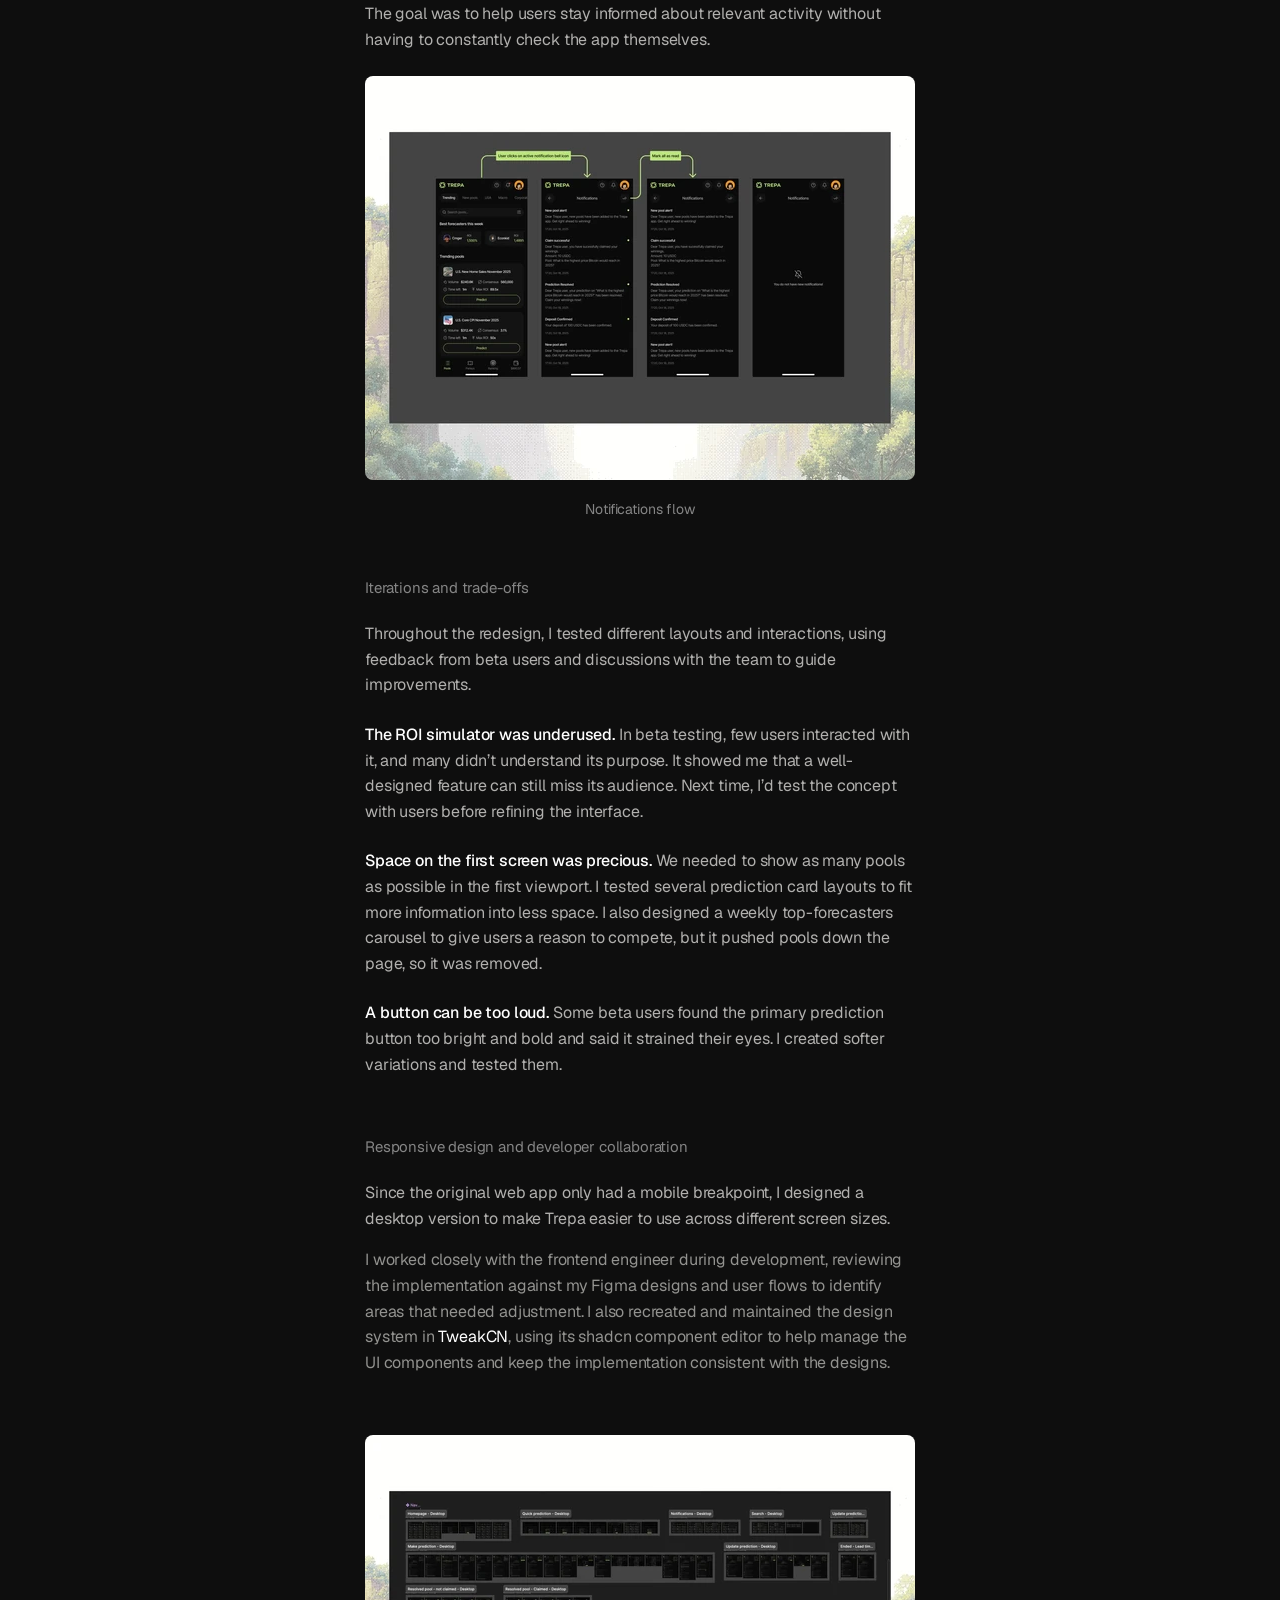
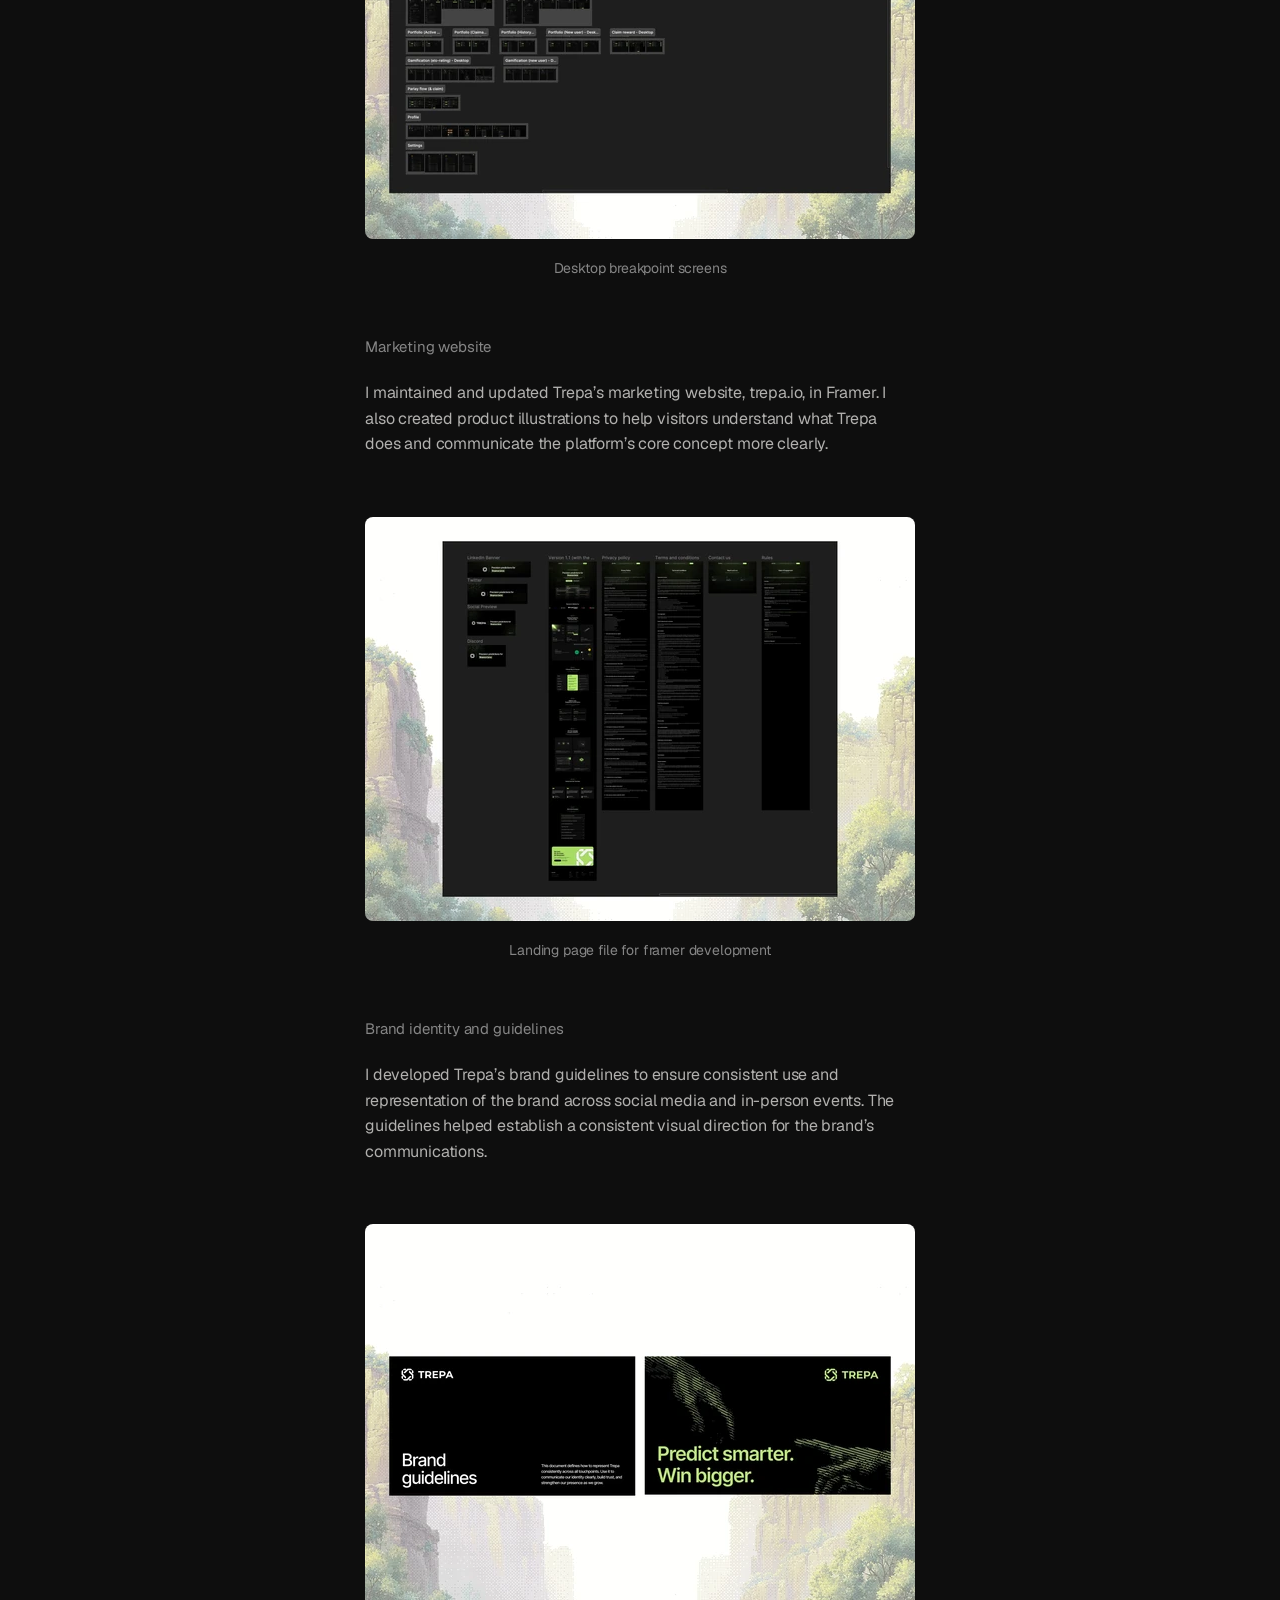
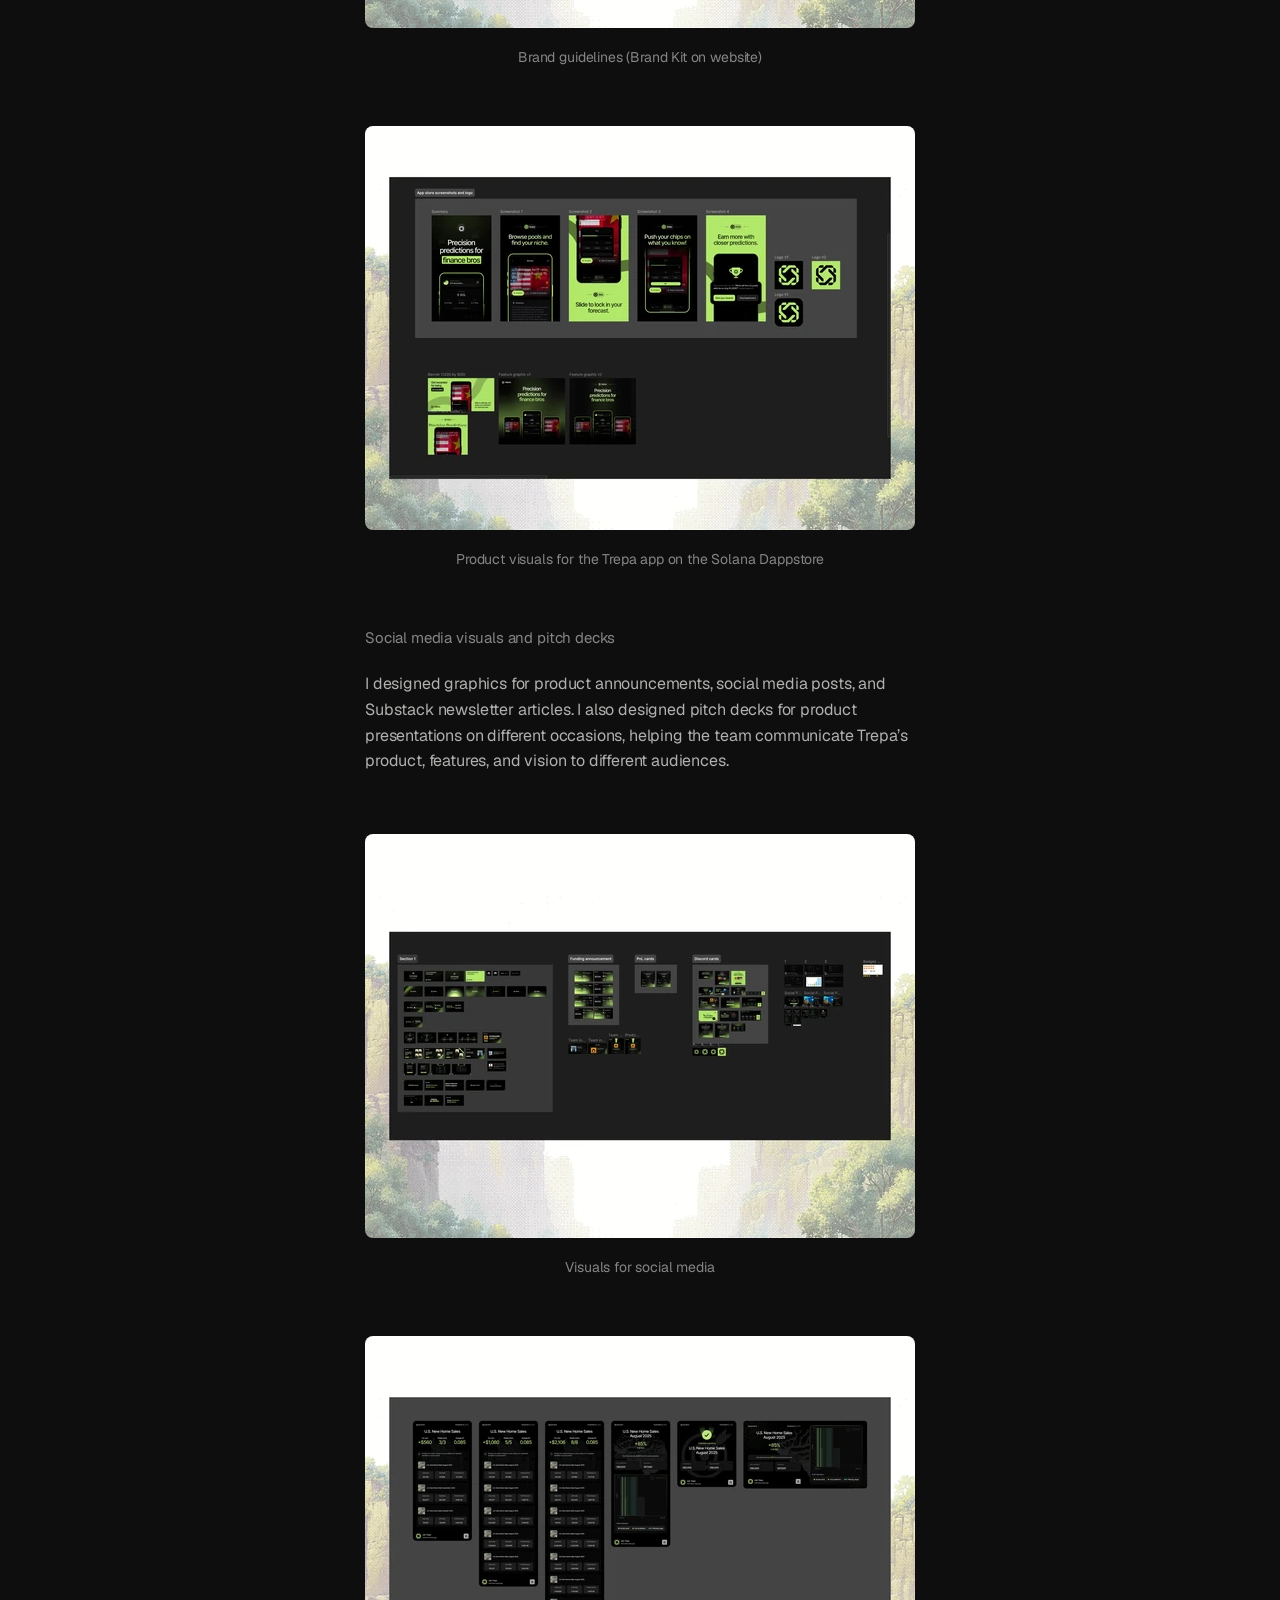
<file: trepa-case-study/index.html>
<!doctype html>
<html lang="en">
<head>
  <meta charset="UTF-8">
  <meta name="viewport" content="width=device-width, initial-scale=1">
  <title>Trepa - Case Study</title>
  <link rel="canonical" href="https://ayomikun.xyz/trepa-case-study/">
  <meta property="og:type" content="article">
  <meta property="og:site_name" content="Johnpaul | Product Designer">
  <meta property="og:url" content="https://ayomikun.xyz/trepa-case-study/">
  <meta property="og:title" content="Trepa - Case Study">
  <meta property="og:description" content="Redesigning Trepa’s prediction platform across mobile and desktop: pool discovery, prediction flows and progression.">
  <meta property="og:image" content="https://ayomikun.xyz/assets/images/social/trepa-preview.jpg">
  <meta property="og:image:type" content="image/jpeg">
  <meta property="og:image:width" content="1200">
  <meta property="og:image:height" content="630">
  <meta property="og:image:alt" content="Trepa — prediction platform redesign case study preview">
  <meta name="twitter:card" content="summary_large_image">
  <meta name="twitter:title" content="Trepa - Case Study">
  <meta name="twitter:description" content="Redesigning Trepa’s prediction platform across mobile and desktop: pool discovery, prediction flows and progression.">
  <meta name="twitter:image" content="https://ayomikun.xyz/assets/images/social/trepa-preview.jpg">
  <meta name="twitter:image:alt" content="Trepa — prediction platform redesign case study preview">
  <meta name="description" content="Redesigning Trepa’s prediction platform across mobile and desktop: pool discovery, prediction flows and progression.">
  <link rel="icon" type="image/png" href="../assets/icons/favicon.png">
  <link rel="apple-touch-icon" href="../assets/icons/favicon.png">
  <link rel="preload" href="../assets/fonts/geist-regular.woff2" as="font" type="font/woff2" crossorigin>
  <link rel="stylesheet" href="../assets/css/base.css?v=20261121-20">
  <link rel="stylesheet" href="../assets/css/pages/trepa.css?v=20261121-12">
  <script src="../assets/vendor/lenis.min.js" defer></script>
  <script type="module" src="../assets/js/pages/trepa.js?v=20261121-21"></script>
</head>
<body class="case-study-page">
  <a class="skip-link" href="#main-content">Skip to content</a>
  <main id="main-content" tabindex="-1">
    <article class="case-study container" aria-labelledby="case-title">
      <nav aria-label="Back to portfolio"><a class="case-back" href="../" aria-label="Back to portfolio"><img src="../assets/icons/back.svg" alt="" width="16" height="16"></a></nav>
<header class="case-intro">
  <div class="case-identity appear"><img class="case-logo" src="../assets/images/trepa/Logo.webp" alt="Trepa logo" width="48" height="48"><div class="case-title"><h1 id="case-title">Trepa</h1><p>Product design</p></div></div>
  <p class="case-summary appear" style="--appear-delay: 65ms">Redesigning Trepa from a mobile-only app into a responsive prediction platform built around how traders discover, make and track predictions.</p>
  <dl class="case-details appear" style="--appear-delay: 130ms">
    <div><dt>Role</dt><dd>Product Designer &amp; Researcher</dd></div>
    <div><dt>Timeline</dt><dd>June 2025 - June 2026</dd></div>
    <div><dt>Tools</dt><dd>Figma, FigJam, Figma Slides, TweakCN, Framer</dd></div>
    <div><dt>Scope</dt><dd>UX research, Information architecture, Mobile and desktop UI design, Design system, Developer handoff</dd></div>
  </dl>
</header>
<section class="case-block"><h2 class="case-heading">Overview</h2>
<div class="case-copy"><p>A precision prediction platform where users forecast numerical outcomes and compete based on the accuracy of their estimates, with the potential for greater rewards tied to their precision.</p>
<p>Trepa wound down in August 2026. This case study documents the product and my contributions during my time as a full-time Product Designer.</p>
<p>I was responsible for maintaining the marketing website and redesigning Trepa’s web app for mobile and desktop. I focused on three things: helping users find pools, understand them at a glance, and want to return.</p></div></section>
<section class="case-block"><h2 class="case-heading">A precision-based product with an underdeveloped experience</h2>
<div class="case-copy"><p>When I joined Trepa, the web app had limited features for exploring the app fully. The search button alone was not enough to help users find specific pools, especially as the number of markets grew. The prediction cards also showed too little to judge a pool.</p>
<p>The app offered little to keep users engaged beyond the leaderboard, and it only had a mobile breakpoint.</p>
<p>My task was to completely redesign the mobile experience and design a desktop version. I also worked on improving navigation, making pool discovery easier, showing more useful information on prediction cards, and introducing features that would encourage users to return and participate more often.</p></div></section>
<figure class="comparison-figure">
  <div class="image-comparison" data-image-comparison style="--split:50%">
    <img class="comparison-image" src="../assets/images/trepa/OverviewAfter-550.webp" srcset="../assets/images/trepa/OverviewAfter-550.webp 550w, ../assets/images/trepa/OverviewAfter-1100.webp 1100w, ../assets/images/trepa/OverviewAfter-1650.webp 1650w" sizes="(max-width: 590px) calc(100vw - 40px), 550px" width="3400" height="2500" loading="lazy" decoding="async" alt="After: redesigned Trepa mobile pool discovery, prediction and portfolio interfaces">
    <span class="comparison-label comparison-label-after" aria-hidden="true">After</span>
    <div class="comparison-before">
      <img class="comparison-image" src="../assets/images/trepa/OverviewBefore-550.webp" srcset="../assets/images/trepa/OverviewBefore-550.webp 550w, ../assets/images/trepa/OverviewBefore-1100.webp 1100w, ../assets/images/trepa/OverviewBefore-1650.webp 1650w" sizes="(max-width: 590px) calc(100vw - 40px), 550px" width="3400" height="2500" loading="lazy" decoding="async" alt="Before: original Trepa mobile prediction interface">
      <span class="comparison-label comparison-label-before" aria-hidden="true">Before</span>
    </div>
    <span class="comparison-divider" aria-hidden="true"><span class="comparison-handle"><svg width="20" height="16" viewBox="0 0 20 16" fill="none" aria-hidden="true"><path d="M6 4 2 8l4 4M14 4l4 4-4 4" stroke="currentColor" stroke-width="1.5" stroke-linecap="round" stroke-linejoin="round"/></svg></span></span>
    <input class="comparison-range" type="range" min="0" max="100" value="50" step="1" aria-label="Before and after image comparison" aria-describedby="comparison-help" aria-valuetext="50% before, 50% after">
  </div>
  <figcaption id="comparison-help">Mobile interface comparison · drag the divider or use the arrow keys.</figcaption>
</figure>
<figure><img class="case-image" src="../assets/images/trepa/OverviewDesktop-550.webp" srcset="../assets/images/trepa/OverviewDesktop-550.webp 550w, ../assets/images/trepa/OverviewDesktop-1100.webp 1100w, ../assets/images/trepa/OverviewDesktop-1650.webp 1650w" sizes="(max-width: 590px) calc(100vw - 40px), 550px" width="3400" height="2500" loading="lazy" decoding="async" alt="Redesigned Trepa desktop prediction platform"><figcaption>Responsive desktop interface</figcaption></figure>
<section class="case-block"><h2 class="case-heading">Who we designed for</h2>
<p>Trepa’s users were crypto traders and prediction-market participants who often scanned interfaces quickly and were familiar with binary yes-or-no markets. Trepa’s numerical predictions required a different approach: users had to estimate a value rather than choose between two outcomes.</p></section>
<section class="case-block"><h2 class="case-heading">Learning from the product and its competitors</h2>
<div class="case-copy"><p>The first step was using the app to identify features that were missing or difficult to use. I also carried out competitor research on platforms like <a href="https://limitless.exchange/" target="_blank" rel="noopener noreferrer"><span class="link-label">Limitless</span></a>, <a href="https://polymarket.com/" target="_blank" rel="noopener noreferrer"><span class="link-label">Polymarket</span></a>, and <a href="https://kalshi.com/" target="_blank" rel="noopener noreferrer"><span class="link-label">Kalshi</span></a> for study and to identify features that made their products easier to use and encouraged users to return.</p>
<p>The research helped me identify gaps in Trepa’s experience and informed how I structured the app’s navigation, pages, and user flows. I mapped out how users would discover pools, make predictions, track their performance, claim rewards, and manage their profiles.</p>
<p>This gave me a clearer direction for the redesign and helped me decide which features to introduce and how the different sections of the app should work together.</p></div></section>
<figure><img class="case-image" src="../assets/images/trepa/CompetitorAnalysis-550.webp" srcset="../assets/images/trepa/CompetitorAnalysis-550.webp 550w, ../assets/images/trepa/CompetitorAnalysis-1100.webp 1100w, ../assets/images/trepa/CompetitorAnalysis-1650.webp 1650w" sizes="(max-width: 590px) calc(100vw - 40px), 550px" width="3400" height="1250" loading="lazy" decoding="async" alt="Competitor research comparing Polymarket, Kalshi and Limitless"><figcaption>Research work done on Polymarket, Kalshi and Limitless</figcaption></figure>
<section class="case-block case-chapters"><h2 class="case-heading">Designing the experience</h2>
<section class="case-block"><h3 class="case-heading case-subheading">Pools homepage</h3>
<p>I redesigned the homepage to make it easier for users to find and participate in prediction pools. Since the search button alone wasn&#x27;t enough to navigate through hundreds of markets, I introduced filters that allowed users to narrow pools by topic, status, volume, and time.</p>
<figure><img class="case-image" src="../assets/images/trepa/PoolsHomepage1-550.webp" srcset="../assets/images/trepa/PoolsHomepage1-550.webp 550w, ../assets/images/trepa/PoolsHomepage1-1100.webp 1100w, ../assets/images/trepa/PoolsHomepage1-1650.webp 1650w" sizes="(max-width: 590px) calc(100vw - 40px), 550px" width="3400" height="2500" loading="lazy" decoding="async" alt="Pool search and topic, status, volume and time filters"><figcaption>Search and filter flow</figcaption></figure>
<p>I also redesigned the prediction cards to show key information at a glance, including pool volume, time left, median predicted value, and maximum ROI.</p>
<img class="case-image" src="../assets/images/trepa/PoolsHomepage2-550.webp" srcset="../assets/images/trepa/PoolsHomepage2-550.webp 550w, ../assets/images/trepa/PoolsHomepage2-1100.webp 1100w, ../assets/images/trepa/PoolsHomepage2-1650.webp 1650w" sizes="(max-width: 590px) calc(100vw - 40px), 550px" width="3400" height="2500" loading="lazy" decoding="async" alt="Prediction cards showing volume, time left, median prediction and maximum ROI">
<p>For mobile users, a centred modal sits in the hardest part of the screen to reach. I moved quick prediction and filters into bottom drawers so the main actions fall within thumb reach. I also reworked the navigation to give users clear access to Pools, Parlays, Rankings, and Portfolio. These changes were aimed at helping users discover relevant pools faster, understand their current state more easily, and make predictions with fewer steps.</p>
<figure><img class="case-image" src="../assets/images/trepa/PoolsHomepage3-550.webp" srcset="../assets/images/trepa/PoolsHomepage3-550.webp 550w, ../assets/images/trepa/PoolsHomepage3-1100.webp 1100w, ../assets/images/trepa/PoolsHomepage3-1650.webp 1650w" sizes="(max-width: 590px) calc(100vw - 40px), 550px" width="3400" height="2500" loading="lazy" decoding="async" alt="Mobile prediction and sharing drawers, sidebar and bottom navigation"><figcaption>Drawers for prediction and sharing pools, side bar and bottom navigation bars</figcaption></figure></section>
<section class="case-block"><h3 class="case-heading case-subheading">Prediction details</h3>
<p>I redesigned the prediction details page to give users the information they needed to evaluate a pool and make informed predictions. I added distribution and consensus charts to help users compare their forecasts with other participants, along with a timeline, an email update option, and a social section for users in a prediction pool to share their opinions and thought process.</p>
<figure><img class="case-image" src="../assets/images/trepa/PredictionDetails1-550.webp" srcset="../assets/images/trepa/PredictionDetails1-550.webp 550w, ../assets/images/trepa/PredictionDetails1-1100.webp 1100w, ../assets/images/trepa/PredictionDetails1-1650.webp 1650w" sizes="(max-width: 590px) calc(100vw - 40px), 550px" width="3400" height="2500" loading="lazy" decoding="async" alt="Prediction details, distribution charts, timeline and participant discussions"><figcaption>Prediction details</figcaption></figure>
<div class="case-copy"><p>The page adapts to each pool&#x27;s state, allowing users to submit or update predictions, review resolved pools and leaderboard rankings, and claim rewards where applicable.</p>
<p>I designed the reward-claiming drawer and shareable performance cards so users could review and share their results on social media. Users could also revisit their predictions through their portfolio history.</p></div>
<figure><img class="case-image" src="../assets/images/trepa/PredictionDetails2-550.webp" srcset="../assets/images/trepa/PredictionDetails2-550.webp 550w, ../assets/images/trepa/PredictionDetails2-1100.webp 1100w, ../assets/images/trepa/PredictionDetails2-1650.webp 1650w" sizes="(max-width: 590px) calc(100vw - 40px), 550px" width="3400" height="2500" loading="lazy" decoding="async" alt="Resolved pool details and reward claiming flow"><figcaption>Reward claim and resolved pool</figcaption></figure></section>
<section class="case-block"><h3 class="case-heading case-subheading">ROI simulator: understanding potential returns</h3>
<div class="case-copy"><p>The ROI simulator was a standalone feature introduced by one of the co-founders to help users explore the potential returns of their predictions.</p>
<p>My role was to translate the underlying functionality into a clear interface, simplifying the layout and interaction flow so users could explore potential outcomes more easily.</p>
<p>During beta testing, however, few users tried it, and many didn’t understand what it was for. Simplifying the interface wasn’t enough; users also needed to see why the feature mattered to them.</p></div>
<figure><img class="case-image" src="../assets/images/trepa/RoiSim-550.webp" srcset="../assets/images/trepa/RoiSim-550.webp 550w, ../assets/images/trepa/RoiSim-1100.webp 1100w, ../assets/images/trepa/RoiSim-1650.webp 1650w" sizes="(max-width: 590px) calc(100vw - 40px), 550px" width="3400" height="2500" loading="lazy" decoding="async" alt="ROI simulator interface and interaction states"><figcaption>ROI simulator</figcaption></figure></section>
<section class="case-block"><h3 class="case-heading case-subheading">Portfolio page</h3>
<p>I redesigned the portfolio page to give users a clearer view of their prediction activity and performance. I added a PnL trend line and organized the page into Active, Claimable, and History tabs with search inputs, making it easier to track ongoing predictions, collect rewards, and review past results.</p>
<figure><img class="case-image" src="../assets/images/trepa/Portfolio-550.webp" srcset="../assets/images/trepa/Portfolio-550.webp 550w, ../assets/images/trepa/Portfolio-1100.webp 1100w, ../assets/images/trepa/Portfolio-1650.webp 1650w" sizes="(max-width: 590px) calc(100vw - 40px), 550px" width="3400" height="2500" loading="lazy" decoding="async" alt="Portfolio with performance chart and Active, Claimable and History tabs"><figcaption>Portfolio page</figcaption></figure></section>
<section class="case-block"><h3 class="case-heading case-subheading">Rankings and gamification</h3>
<div class="case-copy"><p>Beyond a leaderboard, Trepa gave users little reason to keep predicting. I used gamification, meaning progression and status, to give them goals to work toward.</p>
<p>I redesigned the rankings page with separate leaderboards for rating, ROI and P&amp;L. On top of the Elo rating built by the engineering team, I introduced a tier system, named and structured the tiers from Pathfinder to Grandmaster, and designed a custom badge for each one. Each tier gave users a visible status to earn. Locked badges sit beside earned ones, so users can see what is left to collect.</p>
<p>To keep that goal in view, I added a rating indicator and a “next tier” element showing how close a user is to levelling up. The progress indicator was designed to make the next tier feel attainable and give users a clearer goal to work towards. Selecting a position on the leaderboard opens a summary of that user’s P&amp;L, ROI and tier, so users can compare their performance with others.</p></div>
<figure><img class="case-image" src="../assets/images/trepa/Rankings-550.webp" srcset="../assets/images/trepa/Rankings-550.webp 550w, ../assets/images/trepa/Rankings-1100.webp 1100w, ../assets/images/trepa/Rankings-1650.webp 1650w" sizes="(max-width: 590px) calc(100vw - 40px), 550px" width="3400" height="2500" loading="lazy" decoding="async" alt="Leaderboards, rating tiers, custom badges and user performance details"><figcaption>Leaderboard, rankings and user details</figcaption></figure></section>
<section class="case-block"><h3 class="case-heading case-subheading">Parlays</h3>
<div class="case-copy"><p>Parlays let users build streaks across recurring markets, with accumulated wins that can be claimed together. The page gives users a place to track their progress and see how close they are to completing a streak.</p>
<p>I designed the progress cards, claim buttons, and parlay flex card to help users track their streaks and view or share their results.</p></div>
<figure><img class="case-image" src="../assets/images/trepa/Parlays-550.webp" srcset="../assets/images/trepa/Parlays-550.webp 550w, ../assets/images/trepa/Parlays-1100.webp 1100w, ../assets/images/trepa/Parlays-1650.webp 1650w" sizes="(max-width: 590px) calc(100vw - 40px), 550px" width="3400" height="2500" loading="lazy" decoding="async" alt="Parlay streak tracking and reward claiming screens"><figcaption>Parlay claim</figcaption></figure></section>
<section class="case-block"><h3 class="case-heading case-subheading">Profile, referrals and settings</h3>
<div class="case-copy"><p>I redesigned the profile page to bring users&#x27; identity and progress together. It displayed their current tier, earned and locked badges, prediction statistics, bio, and referral count.</p>
<p>I also proposed the referral programme based on my competitor research. I designed the referral experience around unique codes and shareable links, with a drawer displaying a social card users could share to invite others.</p></div>
<figure><img class="case-image" src="../assets/images/trepa/Profile-550.webp" srcset="../assets/images/trepa/Profile-550.webp 550w, ../assets/images/trepa/Profile-1100.webp 1100w, ../assets/images/trepa/Profile-1650.webp 1650w" sizes="(max-width: 590px) calc(100vw - 40px), 550px" width="3400" height="2500" loading="lazy" decoding="async" alt="User profile, achievement badges and referral sharing screens"><figcaption>Parlay claim</figcaption></figure>
<p>For settings, I designed controls for updating account details, connecting an X account, and managing notification preferences.</p>
<figure><img class="case-image" src="../assets/images/trepa/Settings-550.webp" srcset="../assets/images/trepa/Settings-550.webp 550w, ../assets/images/trepa/Settings-1100.webp 1100w, ../assets/images/trepa/Settings-1650.webp 1650w" sizes="(max-width: 590px) calc(100vw - 40px), 550px" width="3400" height="2500" loading="lazy" decoding="async" alt="Account settings and notification preference screens"><figcaption>User settings</figcaption></figure></section>
<section class="case-block"><h3 class="case-heading case-subheading">Notification experience: keeping users informed</h3>
<div class="case-copy"><p>While using Trepa and researching competing platforms, I noticed that users had limited ways to stay informed about pool activity. I wasn&#x27;t receiving updates when pools I participated in ended, when new pools became available, or when other relevant activity occurred. I brought this gap to the team and suggested improving the notification experience.</p>
<p>As part of the redesign, I worked on the user-facing interface and flows, including in-app notifications, email updates, and notification preferences. I designed controls that allowed users to choose how they received updates and manage the types of notifications they wanted to receive.</p>
<p>The goal was to help users stay informed about relevant activity without having to constantly check the app themselves.</p></div>
<figure><img class="case-image" src="../assets/images/trepa/Notif-550.webp" srcset="../assets/images/trepa/Notif-550.webp 550w, ../assets/images/trepa/Notif-1100.webp 1100w, ../assets/images/trepa/Notif-1650.webp 1650w" sizes="(max-width: 590px) calc(100vw - 40px), 550px" width="3400" height="2500" loading="lazy" decoding="async" alt="In-app notification and email update flows"><figcaption>Notifications flow</figcaption></figure></section></section>
<section class="case-block"><h2 class="case-heading">Iterations and trade-offs</h2>
<p>Throughout the redesign, I tested different layouts and interactions, using feedback from beta users and discussions with the team to guide improvements.</p>
<p><strong>The ROI simulator was underused.</strong> In beta testing, few users interacted with it, and many didn’t understand its purpose. It showed me that a well-designed feature can still miss its audience. Next time, I’d test the concept with users before refining the interface.</p>
<p><strong>Space on the first screen was precious.</strong> We needed to show as many pools as possible in the first viewport. I tested several prediction card layouts to fit more information into less space. I also designed a weekly top-forecasters carousel to give users a reason to compete, but it pushed pools down the page, so it was removed.</p>
<p><strong>A button can be too loud.</strong> Some beta users found the primary prediction button too bright and bold and said it strained their eyes. I created softer variations and tested them.</p></section>
<section class="case-block"><h2 class="case-heading">Responsive design and developer collaboration</h2>
<div class="case-copy"><p>Since the original web app only had a mobile breakpoint, I designed a desktop version to make Trepa easier to use across different screen sizes.</p>
<p>I worked closely with the frontend engineer during development, reviewing the implementation against my Figma designs and user flows to identify areas that needed adjustment. I also recreated and maintained the design system in <a href="https://tweakcn.com/" target="_blank" rel="noopener noreferrer"><span class="link-label">TweakCN</span></a>, using its shadcn component editor to help manage the UI components and keep the implementation consistent with the designs.</p></div></section>
<figure><img class="case-image" src="../assets/images/trepa/Responsiveness-550.webp" srcset="../assets/images/trepa/Responsiveness-550.webp 550w, ../assets/images/trepa/Responsiveness-1100.webp 1100w, ../assets/images/trepa/Responsiveness-1650.webp 1650w" sizes="(max-width: 590px) calc(100vw - 40px), 550px" width="3400" height="2500" loading="lazy" decoding="async" alt="Responsive desktop layouts across Trepa’s product screens"><figcaption>Desktop breakpoint screens</figcaption></figure>
<section class="case-block"><h2 class="case-heading">Marketing website</h2>
<p>I maintained and updated Trepa’s marketing website, trepa.io, in Framer. I also created product illustrations to help visitors understand what Trepa does and communicate the platform’s core concept more clearly.</p></section>
<figure><img class="case-image" src="../assets/images/trepa/LandingPageDirection-550.webp" srcset="../assets/images/trepa/LandingPageDirection-550.webp 550w, ../assets/images/trepa/LandingPageDirection-1100.webp 1100w, ../assets/images/trepa/LandingPageDirection-1650.webp 1650w" sizes="(max-width: 590px) calc(100vw - 40px), 550px" width="3400" height="2500" loading="lazy" decoding="async" alt="Trepa marketing website design and product illustrations"><figcaption>Landing page file for framer development</figcaption></figure>
<section class="case-block"><h2 class="case-heading">Brand identity and guidelines</h2>
<p>I developed Trepa’s brand guidelines to ensure consistent use and representation of the brand across social media and in-person events. The guidelines helped establish a consistent visual direction for the brand’s communications.</p></section>
<figure><img class="case-image" src="../assets/images/trepa/BrandAssets-550.webp" srcset="../assets/images/trepa/BrandAssets-550.webp 550w, ../assets/images/trepa/BrandAssets-1100.webp 1100w, ../assets/images/trepa/BrandAssets-1650.webp 1650w" sizes="(max-width: 590px) calc(100vw - 40px), 550px" width="3400" height="2500" loading="lazy" decoding="async" alt="Trepa brand guidelines and visual identity assets"><figcaption>Brand guidelines (Brand Kit on website)</figcaption></figure>
<figure><img class="case-image" src="../assets/images/trepa/Dappstore-550.webp" srcset="../assets/images/trepa/Dappstore-550.webp 550w, ../assets/images/trepa/Dappstore-1100.webp 1100w, ../assets/images/trepa/Dappstore-1650.webp 1650w" sizes="(max-width: 590px) calc(100vw - 40px), 550px" width="3400" height="2500" loading="lazy" decoding="async" alt="Trepa product visuals for the Solana Dappstore"><figcaption>Product visuals for the Trepa app on the Solana Dappstore</figcaption></figure>
<section class="case-block"><h2 class="case-heading">Social media visuals and pitch decks</h2>
<p>I designed graphics for product announcements, social media posts, and Substack newsletter articles. I also designed pitch decks for product presentations on different occasions, helping the team communicate Trepa’s product, features, and vision to different audiences.</p></section>
<figure><img class="case-image" src="../assets/images/trepa/Graphics-550.webp" srcset="../assets/images/trepa/Graphics-550.webp 550w, ../assets/images/trepa/Graphics-1100.webp 1100w, ../assets/images/trepa/Graphics-1650.webp 1650w" sizes="(max-width: 590px) calc(100vw - 40px), 550px" width="3400" height="2500" loading="lazy" decoding="async" alt="Trepa social media announcements and newsletter graphics"><figcaption>Visuals for social media</figcaption></figure>
<figure><img class="case-image" src="../assets/images/trepa/FlexCards-550.webp" srcset="../assets/images/trepa/FlexCards-550.webp 550w, ../assets/images/trepa/FlexCards-1100.webp 1100w, ../assets/images/trepa/FlexCards-1650.webp 1650w" sizes="(max-width: 590px) calc(100vw - 40px), 550px" width="3400" height="2500" loading="lazy" decoding="async" alt="Shareable prediction performance and achievement cards"><figcaption>Flex cards for social sharing and bragging</figcaption></figure>
<div class="case-block case-chapters"><section class="case-block case-outcome-intro"><h2 class="case-heading">Outcome</h2>
<div class="case-copy"><p>During my time at Trepa, I worked across the product experience and brand, redesigning the app for mobile and desktop while maintaining the marketing website and creating visual assets for social media announcements and pitch decks.</p>
<p>The redesign brought more of the user journey into one connected experience. Users could discover pools, explore the details, make and update predictions, track their progress, share thoughts with other participants, claim winnings and share their results. I also designed features like Parlays to give users more ways to engage with the platform and follow their performance over time.</p></div></section>
<section class="case-block"><h3 class="case-heading case-subheading">What testing revealed</h3>
<div class="case-copy"><p>Beta testing helped me identify areas where the experience needed more work. I found that the ROI simulator wasn&#x27;t being used as much as I had expected, which challenged my assumption that users needed that level of guidance when making predictions.</p>
<p>Feedback also shaped smaller but important decisions. I explored softer colours for the primary prediction button after users found the original too intense. I also simplified the pool cards to reduce visual clutter and make more pools visible in the first viewport.</p></div></section>
<section class="case-block"><h3 class="case-heading case-subheading">What I learned</h3>
<div class="case-copy"><p>The experience taught me that good product design isn&#x27;t just about introducing useful features; it&#x27;s about understanding which features people actually need.</p>
<p>I learned to use competitor research to identify familiar patterns that could make a new product easier to understand, rather than reinventing established interactions without a clear reason. Working closely with the frontend developer also helped me understand the importance of building clear, consistent components and making design decisions that could be translated into code.</p>
<p>Most importantly, beta testing taught me to pay attention to what users actually do, not just what I expect them to do.</p></div></section></div>
    </article>
  </main>
  <portfolio-footer>
  <footer class="site-footer" id="site-footer">
    <div class="footer-note">
      <span class="footer-paper-frame" aria-hidden="true"><img class="footer-paper" src="../assets/images/footer-paper-textured.webp" width="913" height="910" alt="" loading="lazy" decoding="async"></span>
      <div class="footer-note-content">
        <p class="footer-note-copy">I'm open to opportunities and roles where I can contribute to product thinking, design and the development of digital experiences.</p>
        <animated-signature class="footer-signature" ink="dark" manual></animated-signature>
      </div>
    </div>
    <div class="footer-bottom">
      <img class="footer-divider" src="../assets/icons/footer-divider-paper.svg" width="600" height="1" alt="" loading="lazy" decoding="async">
      <div class="container footer-credits"><p>Lagos, UTC+1 · <time data-lagos-clock>local time</time></p><p>© 2026 Johnpaul Adebayo</p></div>
    </div>
  </footer>
  </portfolio-footer>
</body>
</html>
</file>
<file: assets/css/base.css>
@font-face {
  font-family: Geist;
  font-style: normal;
  font-weight: 400;
  font-display: swap;
  src: url('../fonts/geist-regular.woff2') format('woff2');
}

@font-face {
  font-family: Geist;
  font-style: normal;
  font-weight: 450;
  font-display: swap;
  src: url('../fonts/geist-medium.woff2') format('woff2');
}

:root {
  color-scheme: dark;
  --background: #0e0e0e;
  --foreground: #b1b0ae;
  --bright: #fefefe;
  --muted: #858585;
  --hover: #1f1f1f;
  --dropdown-duration: 280ms;
  --dropdown-easing: cubic-bezier(.22,1,.36,1);
  font-family: Geist,Arial,sans-serif;
  color: var(--foreground);
  background: var(--background);
  font-size: 16px;
  font-weight: 400;
  letter-spacing: -.01em;
}

* {
  box-sizing: border-box;
}

body {
  margin: 0;
  -webkit-font-smoothing: antialiased;
  -moz-osx-font-smoothing: grayscale;
  text-rendering: optimizeLegibility;
}

p,h1,h2,h3 {
  margin: 0;
}

button,a {
  -webkit-tap-highlight-color: transparent;
}

button {
  font: inherit;
  letter-spacing: inherit;
}

a {
  color: var(--bright);
  text-decoration: none;
}

a:hover {
  text-decoration: underline dotted;
}

button:focus-visible,a:focus-visible {
  outline: 2px solid var(--foreground);
  outline-offset: 5px;
  border-radius: 6px;
}

.container {
  width: min(550px,calc(100% - 40px));
  margin-inline: auto;
}

.portrait {
  display: block;
  object-fit: cover;
  border-radius: 12px;
}

h1,h2 {
  font-size: 16px;
  font-weight: 450;
  color: var(--bright);
}

h2 {
  line-height: 1.45;
}

.bright {
  color: var(--bright);
}

.section {
  padding-block: 50px;
}

.section-content {
  display: flex;
  flex-direction: column;
  gap: 36px;
}

@media (max-width: 600px) {
  .section-content {
    gap: 32px;
  }
}

html.lenis {
  height: auto;
}

.lenis.lenis-smooth {
  scroll-behavior: auto !important;
}

.lenis.lenis-smooth [data-lenis-prevent] {
  overscroll-behavior: contain;
}

.lenis.lenis-stopped {
  overflow: hidden;
}

.lenis.lenis-scrolling iframe {
  pointer-events: none;
}

.sr-only {
  position: absolute;
  width: 1px;
  height: 1px;
  margin: -1px;
  padding: 0;
  overflow: hidden;
  clip-path: inset(50%);
  white-space: nowrap;
  border: 0;
}

.skip-link {
  position: fixed;
  top: 12px;
  left: 12px;
  z-index: 10;
  padding: 12px 18px;
  background: var(--bright);
  color: var(--background);
  transform: translateY(-200%);
  border-radius: 6px;
}

.skip-link:focus {
  transform: none;
}

#main-content:focus {
  outline: none;
}

.link-label {
  display: inline-block;
  position: relative;
}

.link-label::after {
  content: "";
  position: absolute;
  left: 0;
  right: 0;
  bottom: 0;
  height: 1px;
  pointer-events: none;
  background: currentColor;
  transform: scaleX(0);
  transform-origin: left;
  transition: transform 380ms cubic-bezier(.22,1,.36,1);
}

:is(a,button):is(:hover,:focus-visible) .link-label::after {
  transform: scaleX(1);
}

@media (forced-colors: active) {
  .link-label {
    text-decoration: underline;
  }
}

portfolio-footer {
  display: block;
}

html,body {
  cursor: url('../cursors/normal-20.png') 4 4, auto;
}

a,button,summary,input,select,textarea,[role="button"],[role="link"],[role="slider"],[contenteditable="true"],input[type="range"] {
  cursor: url('../cursors/select-20.png') 8 3, pointer;
}

@media (prefers-reduced-motion: no-preference) {
  .appear {
    animation: appear 450ms ease-out var(--appear-delay, 0ms) backwards;
  }
}

@keyframes appear {
  from {
    opacity: 0;
    filter: blur(8px);
  }

  to {
    opacity: 1;
    filter: blur(0);
  }
}

@media (prefers-reduced-motion: reduce) {
  .link-label::after {
    transition: none;
  }
}

@font-face {
  font-family: Caveat;
  font-style: normal;
  font-weight: 400;
  font-display: swap;
  src: url('../fonts/caveat-regular.woff2') format('woff2');
}

.site-footer {
  display: flex;
  flex-direction: column;
  align-items: center;
  gap: 40px;
  padding: 80px;
}
.footer-note {
  position: relative;
  width: 649.048px;
  max-width: 100%;
  aspect-ratio: 649.048 / 600;
  overflow: hidden;
  container-type: inline-size;
}
.footer-paper-frame {
  position: absolute;
  top: 50%;
  left: 50%;
  width: 92.44308587%;
  aspect-ratio: 800 / 785.27880859375;
  transform: translate(-50%,-50%) rotate(5deg);
  overflow: hidden;
}
.footer-paper {
  display: block;
  width: 100%;
  height: auto;
}
.footer-note-content {
  position: absolute;
  left: calc(50% + 0.07395447cqw);
  top: calc(50% + 3.08143620cqw);
  transform: translate(-50%,-50%) rotate(5deg);
  display: flex;
  flex-direction: column;
  align-items: center;
  gap: 18.64268898cqw;
  width: 61.62872392%;
}
.footer-note-copy {
  width: 100%;
  color: #0e0e0e;
  font-family: Caveat,cursive;
  font-size: 36px;
  letter-spacing: -.01em;
  font-weight: 400;
  line-height: 1.2;
  text-box-trim: trim-both;
  text-box-edge: cap alphabetic;
}
.footer-note-line { display: inline-block; white-space: nowrap; }
.footer-note-copy.is-waiting .footer-note-line { clip-path: inset(0 100% 0 0); }
.footer-note .footer-signature { width: 75%; aspect-ratio: 300 / 72.107; }
.footer-bottom { width: min(600px,100%); display: flex; flex-direction: column; align-items: center; gap: 24px; }
.footer-divider { display: block; width: 100%; height: 1px; }
.site-footer .container { width: 100%; }
.footer-credits { display: flex; justify-content: space-between; gap: 12px; color: var(--foreground); font-size: 16px; line-height: normal; }
@media (max-width: 600px) {
  .site-footer { padding: 50px 16px; }
  .footer-note { aspect-ratio: 358 / 381.277; }
  .footer-paper-frame { width: 100%; }
  .footer-note-content { left: 50%; width: 72.625698%; top: calc(50% + 5.687151cqw); gap: 21.969274cqw; transform: translate(-50%,-50%) rotate(3deg); }
  .footer-note-copy { font-size: 24px; }
  .footer-credits { flex-direction: column; align-items: flex-start; }
}

/* Shared case-study reading rhythm; single-line text retains its original leading. */
.case-study .is-multiline { line-height: 1.6; }
</file>
<file: assets/css/pages/home.css>
.hero {
  padding: 120px 0 50px;
  overflow: hidden;
}

.hero-copy {
  width: min(600px,calc(100% - 40px));
  display: flex;
  flex-direction: column;
  gap: 36px;
}

.hero-header {
  display: flex;
  align-items: center;
  justify-content: space-between;
  gap: 24px;
  width: 100%;
}

.hero-identity {
  display: flex;
  align-items: center;
  gap: 12px;
  min-width: 0;
}

.hero-photo {
  position: relative;
  flex: none;
  padding: 0;
  border: 0;
  background: transparent;
  perspective: 500px;
}

.hero-photo-flipper {
  position: relative;
  display: block;
  width: 72.347px;
  height: 83.847px;
  transform-style: preserve-3d;
}

.hero-photo-face {
  position: absolute;
  inset: 0;
  display: block;
  padding: 3.5px 3.5px 15px;
  background: var(--bright);
  backface-visibility: hidden;
  -webkit-backface-visibility: hidden;
}

.hero-photo-back {
  transform: rotateY(180deg);
}

.hero-photo-inner {
  display: grid;
  place-items: center;
  width: 65.347px;
  height: 65.347px;
}

.hero-photo-inner img {
  display: block;
  width: 62.178px;
  height: 62.178px;
  object-fit: cover;
  transform: rotate(-3deg);
  transition: transform 240ms cubic-bezier(.22,1,.36,1);
}

@media (hover: hover) and (pointer: fine) {
  .hero-photo:hover .hero-photo-inner img {
    transform: rotate(0deg);
  }
}

.hero-photo:focus-visible .hero-photo-inner img,
.hero-photo[aria-busy="true"] .hero-photo-inner img {
  transform: rotate(0deg);
}

@media (prefers-reduced-motion: reduce) {
  .hero-photo-inner img { transition: none; }
}

.hero-photo-pin {
  position: absolute;
  top: -6.37px;
  left: .09px;
  display: grid;
  place-items: center;
  width: 14.416px;
  height: 17.476px;
}

.hero-photo-pin img {
  display: block;
  transform: rotate(20deg);
}

.hero-name {
  position: relative;
  display: flex;
  flex-direction: column;
  gap: 4px;
  min-width: 0;
  line-height: normal;
}

.hero-name h1 {
  width: 136px;
  white-space: nowrap;
  font-size: 16px;
  font-weight: 450;
}

.hero-name-underline {
  position: absolute;
  top: 19.91px;
  left: 0;
  pointer-events: none;
}

.hero-name-replay {
  display: block;
  padding: 0;
  border: 0;
  background: transparent;
  color: inherit;
  font: inherit;
  white-space: inherit;
}

@media (prefers-reduced-motion: no-preference) {
  .name-pencil-path {
    animation: name-pencil-draw 750ms cubic-bezier(.4,0,.2,1) 420ms backwards;
  }
}

@keyframes name-pencil-draw {
  from { stroke-dashoffset: 1; }
  to { stroke-dashoffset: 0; }
}

.hero-socials {
  display: flex;
  align-items: center;
  gap: 12px;
  flex: none;
}

.hero-socials a {
  position: relative;
  display: grid;
  place-items: center;
  width: 20px;
  height: 20px;
  border-radius: 4px;
}

.hero-socials a::before {
  content: "";
  position: absolute;
  inset: -5px;
}

.hero-socials img {
  display: block;
  filter: brightness(0) invert(0.431372549);
}

.hero-linkedin img {
  transform: scaleY(-1);
}

.hero-socials a:is(:hover,:focus-visible) img {
  filter: brightness(0) invert(0.9960784314);
}

.bio {
  color: #92928f;
  line-height: 1.6;
}

.bio p + p {
  margin-top: 16px;
}

.hero-actions {
  display: flex;
  align-items: center;
  gap: 22px;
}

.resume-button {
  display: inline-flex;
  align-items: center;
  justify-content: center;
  gap: 4px;
  height: 34px;
  padding: 4px 12px 4px 10px;
  border: 0;
  border-radius: 10000px;
  background: var(--bright);
  color: var(--background);
  font-weight: 450;
}

.resume-button:is(:hover,:focus-visible) {
  text-decoration: none;
}

.availability {
  display: inline-flex;
  align-items: center;
  gap: 8px;
  height: 34px;
  color: var(--bright);
  font-weight: 400;
  white-space: nowrap;
}

.status-dot {
  position: relative;
  flex: none;
  width: 6px;
  height: 6px;
  border-radius: 100px;
  background: #00a500;
}

.status-dot::after {
  content: "";
  position: absolute;
  inset: 0;
  border-radius: inherit;
  background: #00a500;
  opacity: 0;
  animation: pulse 2.5s ease-in-out infinite;
}

@keyframes pulse {
  0%,100% {
    opacity: 0;
    transform: scale(1);
  }

  50% {
    opacity: .1;
    transform: scale(2.33);
  }
}

.works h2,.experience h2 {
  font-size: 16px;
}

.works {
  padding-top: 120px;
}

.projects {
  display: flex;
  flex-direction: column;
  gap: 28px;
}

.project {
  display: flex;
  flex-direction: column;
  gap: 24px;
}

.project-caption {
  display: flex;
  flex-direction: column;
  align-items: flex-start;
  gap: 10px;
}

.project-identity {
  display: flex;
  align-items: center;
  gap: 6px;
}

.project-pending .project-identity {
  gap: 8px;
}

.project-icon {
  display: block;
  flex: 0 0 22px;
  border-radius: 6px;
}

.project-icon-bordered {
  flex-basis: 23px;
  width: 23px;
  height: 23px;
  border: 1px solid #ffffff0f;
}

.project-caption h3 {
  font-size: 16px;
  font-weight: 450;
  line-height: normal;
  color: var(--bright);
}

.project-caption p {
  font-size: 16px;
  line-height: normal;
  color: var(--foreground);
}

.experience-group {
  display: flex;
  flex-direction: column;
  gap: 28px;
}

.group-title {
  color: var(--muted);
  font-size: 15px;
  font-weight: 400;
}

.jobs {
  display: flex;
  flex-direction: column;
  gap: 16px;
}

.jobs .dropdown + .dropdown {
  border-top: 1px solid #ffffff0d;
  padding-top: 16px;
}

.dropdown-trigger {
  width: 100%;
  display: flex;
  align-items: stretch;
  justify-content: space-between;
  gap: 12px;
  padding: 0;
  border: 0;
  background: transparent;
  color: inherit;
  text-align: left;
}

.job-title,.job-time {
  min-height: 44px;
  display: flex;
  flex-direction: column;
  justify-content: space-between;
}

.job-title {
  min-width: 0;
  gap: 6px;
}

.job-company {
  color: var(--bright);
  font-size: 16px;
  font-weight: 450;
}

.job-role,.job-date {
  font-size: 15px;
  font-weight: 400;
}

.job-time {
  flex-shrink: 0;
  align-items: flex-end;
}

.job-date {
  color: var(--muted);
  white-space: nowrap;
}

.dropdown-icon {
  display: inline-grid;
  place-items: center;
  width: 20px;
  height: 20px;
  flex: 0 0 20px;
  overflow: clip;
  border-radius: 6px;
  background: transparent;
  transition: background-color 160ms ease;
}

.dropdown-icon img {
  display: block;
  transform: rotate(0deg);
  transform-origin: center;
  transition: transform var(--dropdown-duration) var(--dropdown-easing);
}

.dropdown-trigger:hover .dropdown-icon,.dropdown-trigger[aria-expanded="true"] .dropdown-icon {
  background: var(--hover);
}

.dropdown-trigger[aria-expanded="true"] .dropdown-icon img {
  transform: rotate(180deg);
}

.dropdown-panel {
  display: grid;
  grid-template-rows: 0fr;
  opacity: 0;
  visibility: hidden;
  transition: grid-template-rows var(--dropdown-duration) var(--dropdown-easing), opacity var(--dropdown-duration) ease, visibility var(--dropdown-duration);
}

.dropdown-panel-inner {
  min-height: 0;
  overflow: hidden;
}

.work-description {
  padding-top: 20px;
  font-size: 15px;
  line-height: 1.6;
}

.work-description p + p {
  margin-top: 16px;
}

.dropdown-trigger[aria-expanded="true"] + .dropdown-panel {
  grid-template-rows: 1fr;
  opacity: 1;
  visibility: visible;
}

@media (max-width: 360px) {
  .hero-actions {
    gap: 14px;
  }

  .availability {
    font-size: 14px;
  }

  .job-date {
    font-size: 13px;
  }

  .job-role {
    font-size: 14px;
  }
}

@media (forced-colors: active) {
  .status-dot {
    background: CanvasText;
  }
}

.bio a,.bio a:hover {
  text-decoration: none;
}

.project-link,.project-link:hover {
  color: inherit;
  text-decoration: none;
}

.project-pending {
  position: relative;
}

.project-visual {
  position: relative;
  overflow: hidden;
  border-radius: 8px;
}

.project-pending-trigger {
  position: absolute;
  inset: 0;
  z-index: 1;
  width: 100%;
  padding: 0;
  border: 0;
  border-radius: 8px;
  background: transparent;
}

.coming-soon-overlay {
  position: absolute;
  inset: 0;
  display: grid;
  place-items: center;
  border-radius: 8px;
  background: #0000004d;
  -webkit-backdrop-filter: blur(2px);
  backdrop-filter: blur(2px);
  opacity: 0;
  pointer-events: none;
  transition: opacity 200ms ease;
}

.coming-soon-tag {
  display: inline-flex;
  align-items: center;
  justify-content: center;
  gap: 4px;
  height: 32px;
  padding: 4px 12px 4px 10px;
  border-radius: 10000px;
  background: #fefefe;
  color: #0e0e0e;
  font-size: 16px;
  font-weight: 450;
  line-height: normal;
  white-space: nowrap;
}

.coming-soon-tag img {
  display: block;
  flex: none;
}

.project-pending:is(:hover,:focus-within,.is-pending-active) .coming-soon-overlay {
  opacity: 1;
}

.project-visual .project-cover {
  transform: scale(1);
  transition: transform 420ms cubic-bezier(.22,1,.36,1);
}

@media (hover:hover) and (pointer:fine) {
  .project:hover .project-cover {
    transform: scale(1.025);
  }
}

.project:focus-within .project-cover {
  transform: scale(1.025);
}

@media (max-width: 600px) {
  .hero { padding-top: 108px; }

  .works {
    padding-top: 80px;
  }

  .projects {
    gap: 28px;
  }

  .project {
    gap: 24px;
  }

  .project-caption p {
    line-height: 1.6;
  }
}

@media (prefers-reduced-motion: reduce) {
  .dropdown-icon,.dropdown-icon img,.dropdown-panel,
  .coming-soon-overlay,.project-visual .project-cover {
    transition: none;
  }

  .status-dot::after {
    animation: none;
  }

  .project:hover .project-cover,.project:focus-within .project-cover {
    transform: none;
  }
}

@media (max-width: 480px) {
  .hero-header {
    align-items: flex-start;
    flex-direction: column;
    gap: 16px;
  }

  .hero-socials {
    margin-left: 0;
  }
}

.experience .container {
  width: min(600px,calc(100% - 32px));
}

.experience .section-content { gap: 36px; }
.experience h2 { font-weight: 450; }
.experience .job-company { font-weight: 450; }
.experience .dropdown:first-child .job-company { font-weight: 450; }

.works .container { width: min(600px,calc(100% - 32px)); }
.works .section-content { gap: 36px; }
.works h2 { width: 100%; text-align: left; }
.project-placeholder { width: 100%; aspect-ratio: 3 / 2; background: rgb(255 255 255 / 6%); border-radius: 8px; }
.project-icon-spag { display: grid; place-items: center; flex-basis: 23px; width: 23px; height: 23px; border: 1px solid #1f1f1f; background: #171717; }
.project-icon-spag > span { position: relative; width: 16px; height: 16.089px; overflow: hidden; }
.project-icon-spag img { position: absolute; width: 22.563px; height: 22.563px; left: -3.462px; top: -3.068px; }

html.is-switching-experience { overflow-anchor: none; }

/* Desktop Experience layout; retain the existing mobile rows below this breakpoint. */
@media (min-width: 768px) {
  .experience .jobs { gap: 4px; }
  .experience .jobs .dropdown + .dropdown { padding-top: 4px; }
  .experience .dropdown-trigger {
    display: grid;
    grid-template-columns: 170px minmax(0,1fr) 160px;
    align-items: center;
    gap: 16px;
    min-height: 44px;
  }
  .experience .job-title { display: contents; }
  .experience .job-company { font-weight: 450; }
  .experience .dropdown:first-child .job-company { font-weight: 450; }
  .experience .job-role { width: 220px; max-width: 100%; }
  .experience .job-time {
    flex-direction: row;
    align-items: center;
    justify-content: flex-end;
    gap: 8px;
    min-height: 0;
  }
  .experience .work-description { padding-bottom: 8px; }
}

.project-video { display: block; width: 100%; height: 100%; object-fit: cover; }

.project-preview { display: block; width: 100%; height: 100%; object-fit: cover; }

.project-visual-pluck { display: grid; place-items: center; background: #ff7300; }
.project-visual-pluck .project-video { width: 93.63%; height: 80%; object-fit: contain; border-radius: 4px; }

/* Continue the hero entrance without blurring large video surfaces or changing layout. */
@media (prefers-reduced-motion: no-preference) {
  .works .appear { animation-name: work-appear; }
}
@keyframes work-appear {
  from { opacity: 0; transform: translateY(6px); }
  to { opacity: 1; transform: translateY(0); }
}
</file>
<file: assets/css/pages/about.css>
.about-section {
  display: flex;
  flex-direction: column;
  align-items: center;
  gap: 80px;
  padding-top: 50px;
}
.about-copy { width: min(600px,calc(100% - 160px)); display: flex; flex-direction: column; gap: 36px; }
.about-copy h2 { font-size: 16px; font-weight: 450; line-height: normal; }
.about-prose { line-height: 1.6; }
.about-prose p + p { margin-top: 16px; }
.about-collage { position: relative; width: 100%; height: 440px; overflow: clip; background-image: linear-gradient(to right, #ffffff0d 1px, transparent 1px), linear-gradient(to bottom, #ffffff0d 1px, transparent 1px); background-size: 48px 48px; background-position: center 4px; }
.collage-board { --unit: 1px; position: absolute; left: 50%; width: 1200px; height: 440px; transform: translateX(-50%); }
.collage-item {
  position: absolute;
  left: calc(var(--x) * var(--unit));
  top: calc(var(--y) * var(--unit));
  width: calc(var(--w) * var(--unit));
  margin: 0;
  touch-action: none;
  user-select: none;
  cursor: url('../../cursors/drag-20.png') 10 10, grab;
  translate: var(--drag-x,0px) var(--drag-y,0px);
  transform: translate(-50%,-50%) rotate(var(--angle));
}
.collage-item img { display: block; width: 100%; height: auto; }
.collage-item figcaption { font-family: Caveat,cursive; font-size: min(16px,calc(var(--label-size, 14) * var(--unit))); font-weight: 400; line-height: 1.3; letter-spacing: -.01em; text-align: center; color: red; text-box-trim: trim-both; text-box-edge: cap alphabetic; white-space: pre; }
.collage-crop { position: relative; display: block; overflow: hidden; }
.collage-crop img { position: absolute; max-width: none; }
.collage-gear { display: flex; flex-direction: column; align-items: center; gap: calc(6 * var(--unit)); --label-size: 18; }
.collage-gear-row { display: flex; align-items: flex-start; width: 100%; }
.collage-gear-row .collage-crop { width: 73.333333%; aspect-ratio: 220 / 106.087; }
.collage-gear-row .collage-crop img { width: 121.56%; height: 252.09%; left: -10.33%; top: -53.62%; }
.collage-gear-row > img { width: 26.666667%; height: auto; }
.collage-controller { display: flex; flex-direction: column; align-items: center; gap: calc(8 * var(--unit)); --label-size: 17; }
.collage-controller .collage-crop { width: 100%; aspect-ratio: 1200 / 847.163; }
.collage-controller img { width: 100%; height: 141.65%; left: 0; top: -20.82%; }
.collage-damn-album { display: flex; flex-direction: column; align-items: center; gap: calc(8 * var(--unit)); transform: none; --label-size: 17; }
.collage-ichigo .collage-crop { aspect-ratio: 101.2265625 / 132.44444275; }
.collage-ichigo img { width: 197.58%; height: 100%; left: -48.79%; top: 0; }
.collage-ichigo { --label-size: 16; }
.collage-macbook { --x: 792; --y: 104.11; --w: 201; --angle: 0deg; }
.collage-sandals { --x: 348.77; --y: 319.57; --w: 200; --angle: 0deg; }
.collage-portrait-mirror { --x: 908; --y: 301.27; --w: 200; --angle: 0deg; }
.collage-portrait-outdoors { --x: 133.79; --y: 241.19; --w: 184; --angle: -8.41deg; }
.collage-bruce-lee { --x: 686.7455; --y: 321.714; --w: 110; --angle: 14.74deg; }
.collage-liverpool { --x: 1090.3505; --y: 279.2735; --w: 90; --angle: -15.65deg; }
.collage-gear { --x: 498.8795; --y: 148.4885; --w: 300; --angle: 12.57deg; }
.collage-controller { --x: 1077.9865; --y: 108.3795; --w: 116; --angle: 30.68deg; }
.collage-damn-album { --x: 460.77; --y: 271.34; --w: 125; --angle: 0deg; }
.collage-ichigo { --x: 261.6735; --y: 109.11; --w: 119.765; --angle: -10.9deg; }

@media (max-width: 600px) {
  .about-copy { width: calc(100% - 32px); }
  .about-collage { --mobile-unit: min(1px,calc(100vw / 390)); height: calc(400 * var(--mobile-unit)); }
  .collage-board { --unit: var(--mobile-unit); width: calc(390 * var(--unit)); height: calc(400 * var(--unit)); }
  .collage-item { width: calc(var(--w) * var(--unit) * 1.5); }
  .collage-liverpool { --label-size: 6.533; }
  .collage-gear { gap: calc(2.64 * var(--unit)); --label-size: 7.92; }
  .collage-controller { gap: calc(4 * var(--unit)); --label-size: 8.5; }
  .collage-damn-album { gap: calc(3.968 * var(--unit)); --label-size: 8.432; }
  .collage-ichigo { --label-size: 5.878; }
  .collage-macbook { --x: 287.5; --y: 255.74; --w: 103; }
  .collage-sandals { --x: 75; --y: 323.51; --w: 90; }
  .collage-portrait-mirror { --x: 318.5; --y: 340.76; --w: 81; }
  .collage-portrait-outdoors { --x: 72.8; --y: 178.75; --w: 88; }
  .collage-bruce-lee { --x: 179.124; --y: 178.3155; --w: 51; }
  .collage-liverpool { --x: 329.123; --y: 169.2495; --w: 42; }
  .collage-gear { --x: 190.509; --y: 70.874; --w: 132; }
  .collage-controller { --x: 327.203; --y: 61.2745; --w: 58; }
  .collage-damn-album { --x: 157; --y: 307; --w: 62; }
  .collage-ichigo { --x: 64.4245; --y: 52.0695; --w: 44; }
}

.collage-item.is-dragging { cursor: url('../../cursors/drag-20.png') 10 10, grabbing; }

@media (hover: hover) and (pointer: fine) {
  .collage-item { rotate: 0deg; transition: rotate 240ms cubic-bezier(.22,1,.36,1); }
  .collage-item:hover { rotate: 3deg; }
  .collage-item:nth-child(even):hover { rotate: -3deg; }
  .collage-item.is-dragging { rotate: 0deg; }
}
@media (prefers-reduced-motion: reduce) {
  .collage-item { transition: none; }
  .collage-item:hover,.collage-item:nth-child(even):hover { rotate: none; }
}
</file>
<file: assets/css/components/bottom-nav.css>
body {
  padding-bottom: calc(90px + env(safe-area-inset-bottom, 0px));
}

.nav-tooltip {
  position: fixed;
  z-index: 1001;
  max-width: calc(100vw - 16px);
  padding: 1px 6px;
  border-radius: 4px;
  overflow: clip;
  background: #fefefe;
  color: #0e0e0e;
  text-align: center;
  font-size: 12px;
  font-weight: 450;
  letter-spacing: -.12px;
  line-height: normal;
  white-space: nowrap;
}

.nav-tooltip-text {
  display: block;
  width: max-content;
  max-width: 100%;
  margin-inline: auto;
  overflow: hidden;
}

@media (prefers-reduced-motion: no-preference) {
  .nav-tooltip.is-tracking { transition: left 200ms cubic-bezier(.22,1,.36,1), top 200ms cubic-bezier(.22,1,.36,1), width 200ms cubic-bezier(.22,1,.36,1); }
}


.bottom-nav {
  position: fixed;
  z-index: 1000;
  bottom: calc(24px + env(safe-area-inset-bottom, 0px));
  left: 50%;
  transform: translate(-50%,calc(100% + 40px + env(safe-area-inset-bottom, 0px)));
  visibility: hidden;
  pointer-events: none;
  transition: transform 320ms cubic-bezier(.22,1,.36,1), visibility 0s 320ms;
  display: flex;
  align-items: center;
  gap: 6px;
  padding: 3px;
  border: 1px solid #1f1f1f;
  border-radius: 40px;
  background: #171717;
  box-shadow: 0 4px 8px rgb(0 0 0 / 35%);
  font-size: 14px;
  font-weight: 450;
  line-height: normal;
}

.bottom-nav-actions,.bottom-nav-socials {
  display: flex;
  align-items: center;
  gap: 2px;
}

.bottom-nav :is(a,button) {
  display: flex;
  align-items: center;
  justify-content: center;
  flex: none;
  gap: 6px;
  height: 34px;
  padding: 4px 12px 4px 10px;
  border: 0;
  border-radius: 34px;
  background: transparent;
  color: var(--foreground);
  white-space: nowrap;
  text-decoration: none;
  transition: background-color 180ms ease,color 180ms ease;
}

.bottom-nav :is(a,button):is(:hover,:focus-visible) {
  background: #212121;
  color: var(--bright);
}

.bottom-nav .bottom-nav-resume {
  background: var(--bright);
  color: var(--background);
}

.bottom-nav .bottom-nav-resume:is(:hover,:focus-visible) {
  background: #212121;
  color: #fefefe;
}

.bottom-nav img { display: block; }
.bottom-nav :is(a,button):is(:hover,:focus-visible) img { filter: brightness(0) invert(0.9960784314); }
.bottom-nav [data-copy-email] { min-width: 107px; }
.bottom-nav-divider { height: 18px; border-left: 1px solid #303030; }
.bottom-nav-socials a { width: 34px; padding: 4px; }
.bottom-nav-linkedin img { width: 13.733px; height: 13.733px; transform: scaleY(-1); }
.bottom-nav-github img { width: 14.433px; height: 14.433px; }

.copy-icon,.download-icon { display: block; flex: none; }
.copy-icon-back { transition: opacity 180ms ease; }
.is-copied .copy-icon-back { opacity: 0; }

@media (prefers-reduced-motion: no-preference) {
  :is(.resume-button,.bottom-nav-resume):is(:hover,:focus-visible) .download-arrow {
    animation: download-nudge 550ms cubic-bezier(.22,1,.36,1);
  }
}

@keyframes download-nudge {
  0%,100% { transform: translateY(0); }
  45% { transform: translateY(3px); }
  70% { transform: translateY(-1px); }
}

@media (max-width: 480px) {
  .bottom-nav-actions :is(img,svg) { display: none; }
  .bottom-nav-actions :is(a,button) { padding-inline: 10px; }
  .bottom-nav [data-copy-email] { min-width: 83px; }
}

@media (max-width: 359px) {
  .bottom-nav { gap: 4px; }
  .bottom-nav-actions :is(a,button) { padding-inline: 6px; }
  .bottom-nav [data-copy-email] { min-width: 75px; }
  .bottom-nav-socials a { width: 30px; }
}

@media (prefers-reduced-motion: reduce) {
  .bottom-nav :is(a,button) { transition: none; }
  .copy-icon-back { transition: none; }
}

.bottom-nav.is-visible {
  transform: translate(-50%,0);
  visibility: visible;
  transition-delay: 0s;
  pointer-events: auto;
}

@media (prefers-reduced-motion: reduce) {
  .bottom-nav { transition: none; }
}
</file>
<file: assets/css/pages/trepa.css>
.case-study {
  display: flex;
  flex-direction: column;
  gap: 60px;
  padding-top: 160px;
  padding-bottom: 100px;
}

.case-back {
  position: relative;
  display: inline-grid;
  place-items: center;
  width: 32px;
  height: 32px;
  padding: 0;
  border-radius: 1000px;
  background: #fefefe0d;
  transition: background-color 160ms ease;
}

.case-back::before {
  content: "";
  position: absolute;
  inset: -6px;
}

.case-back:hover {
  background: #fefefe1a;
}

.case-intro,.case-identity,.case-block {
  display: flex;
  flex-direction: column;
  gap: 24px;
}

.case-logo {
  display: block;
  object-fit: cover;
  border-radius: 12px;
}

.case-title {
  display: flex;
  flex-direction: column;
  gap: 6px;
}

.case-title h1 {
  font-size: 16px;
  line-height: normal;
}

.case-title p,.case-heading,.case-details dt {
  color: var(--muted);
  font-size: 15px;
  font-weight: 400;
  line-height: normal;
}

.case-summary,.case-details {
  font-size: 15px;
  line-height: 1.5;
}

.case-details {
  display: flex;
  flex-direction: column;
  gap: 12px;
  margin: 0;
}

.case-details > div {
  display: grid;
  grid-template-columns: 120px minmax(0,1fr);
}

.case-details dd {
  margin: 0;
}

.case-details dt {
  padding-top: 2px;
}

.case-block,.case-copy {
  min-width: 0;
}

.case-block p,.case-copy {
  font-size: 16px;
  line-height: 1.5;
}

.case-copy p + p {
  margin-top: 16px;
}

.case-subheading {
  color: var(--bright);
  font-weight: 450;
}

.case-chapters {
  gap: 32px;
}

.case-outcome-intro {
  gap: 23px;
}

.case-study strong {
  font-weight: 450;
  color: var(--bright);
}

.case-study figure {
  display: flex;
  flex-direction: column;
  gap: 20px;
  align-items: center;
  margin: 0;
  min-width: 0;
}

.case-image {
  display: block;
  width: 100%;
  height: auto;
  border-radius: 8px;
}

.case-study figcaption {
  font-size: 14px;
  color: var(--muted);
  text-align: center;
  line-height: normal;
  max-width: 100%;
  overflow-wrap: anywhere;
}

.case-study p:has(a) {
  color: #92928f;
}

.case-study p a,.case-study p a:hover {
  color: var(--bright);
  text-decoration: none;
}

@media (max-width:600px) {
  .case-details {
    gap: 14px;
  }

  .case-details > div {
    display: flex;
    flex-direction: column;
    gap: 2px;
  }

  .case-details dt {
    padding: 0;
  }
}

@media (prefers-reduced-motion: reduce) {
  .case-back { transition: none; }
}

.comparison-figure {
  width: 100%;
}

.image-comparison {
  position: relative;
  width: 100%;
  aspect-ratio: 3400 / 2500;
  overflow: hidden;
  border-radius: 8px;
  isolation: isolate;
}

.comparison-image {
  display: block;
  width: 100%;
  height: 100%;
  object-fit: cover;
}

.comparison-before {
  position: absolute;
  inset: 0;
  clip-path: inset(0 calc(100% - var(--split)) 0 0);
}

.comparison-label {
  position: absolute;
  top: 16px;
  padding: 7px 12px;
  border-radius: 100px;
  background: #0e0e0ebf;
  color: #fff;
  font-size: 11px;
  font-weight: 450;
  line-height: 1;
  letter-spacing: .08em;
  text-transform: uppercase;
}

.comparison-label-before {
  left: 16px;
}

.comparison-label-after {
  right: 16px;
}

.comparison-divider {
  position: absolute;
  top: 0;
  bottom: 0;
  left: var(--split);
  width: 1px;
  background: #fff;
  pointer-events: none;
  transform: translateX(-50%);
}

.comparison-handle {
  position: absolute;
  top: 50%;
  left: 50%;
  display: grid;
  place-items: center;
  width: 36px;
  height: 36px;
  transform: translate(-50%,-50%);
  border-radius: 50%;
  background: #fff;
  color: #0e0e0e;
  box-shadow: 0 1px 8px #0003;
  padding: 0;
  line-height: 0;
}

.comparison-range {
  position: absolute;
  inset: 0;
  width: 100%;
  height: 100%;
  margin: 0;
  opacity: 0;
  cursor: ew-resize;
  touch-action: pan-y;
}

.image-comparison:has(.comparison-range:focus-visible) {
  outline: 2px solid var(--bright);
  outline-offset: 4px;
}

.image-comparison:has(.comparison-range:focus-visible) .comparison-handle {
  outline: 2px solid #0e0e0e;
  outline-offset: 3px;
}

@media (max-width:600px) {
  .comparison-label {
    top: 12px;
    padding: 6px 10px;
  }

  .comparison-label-before {
    left: 12px;
  }

  .comparison-label-after {
    right: 12px;
  }
}
</file>
